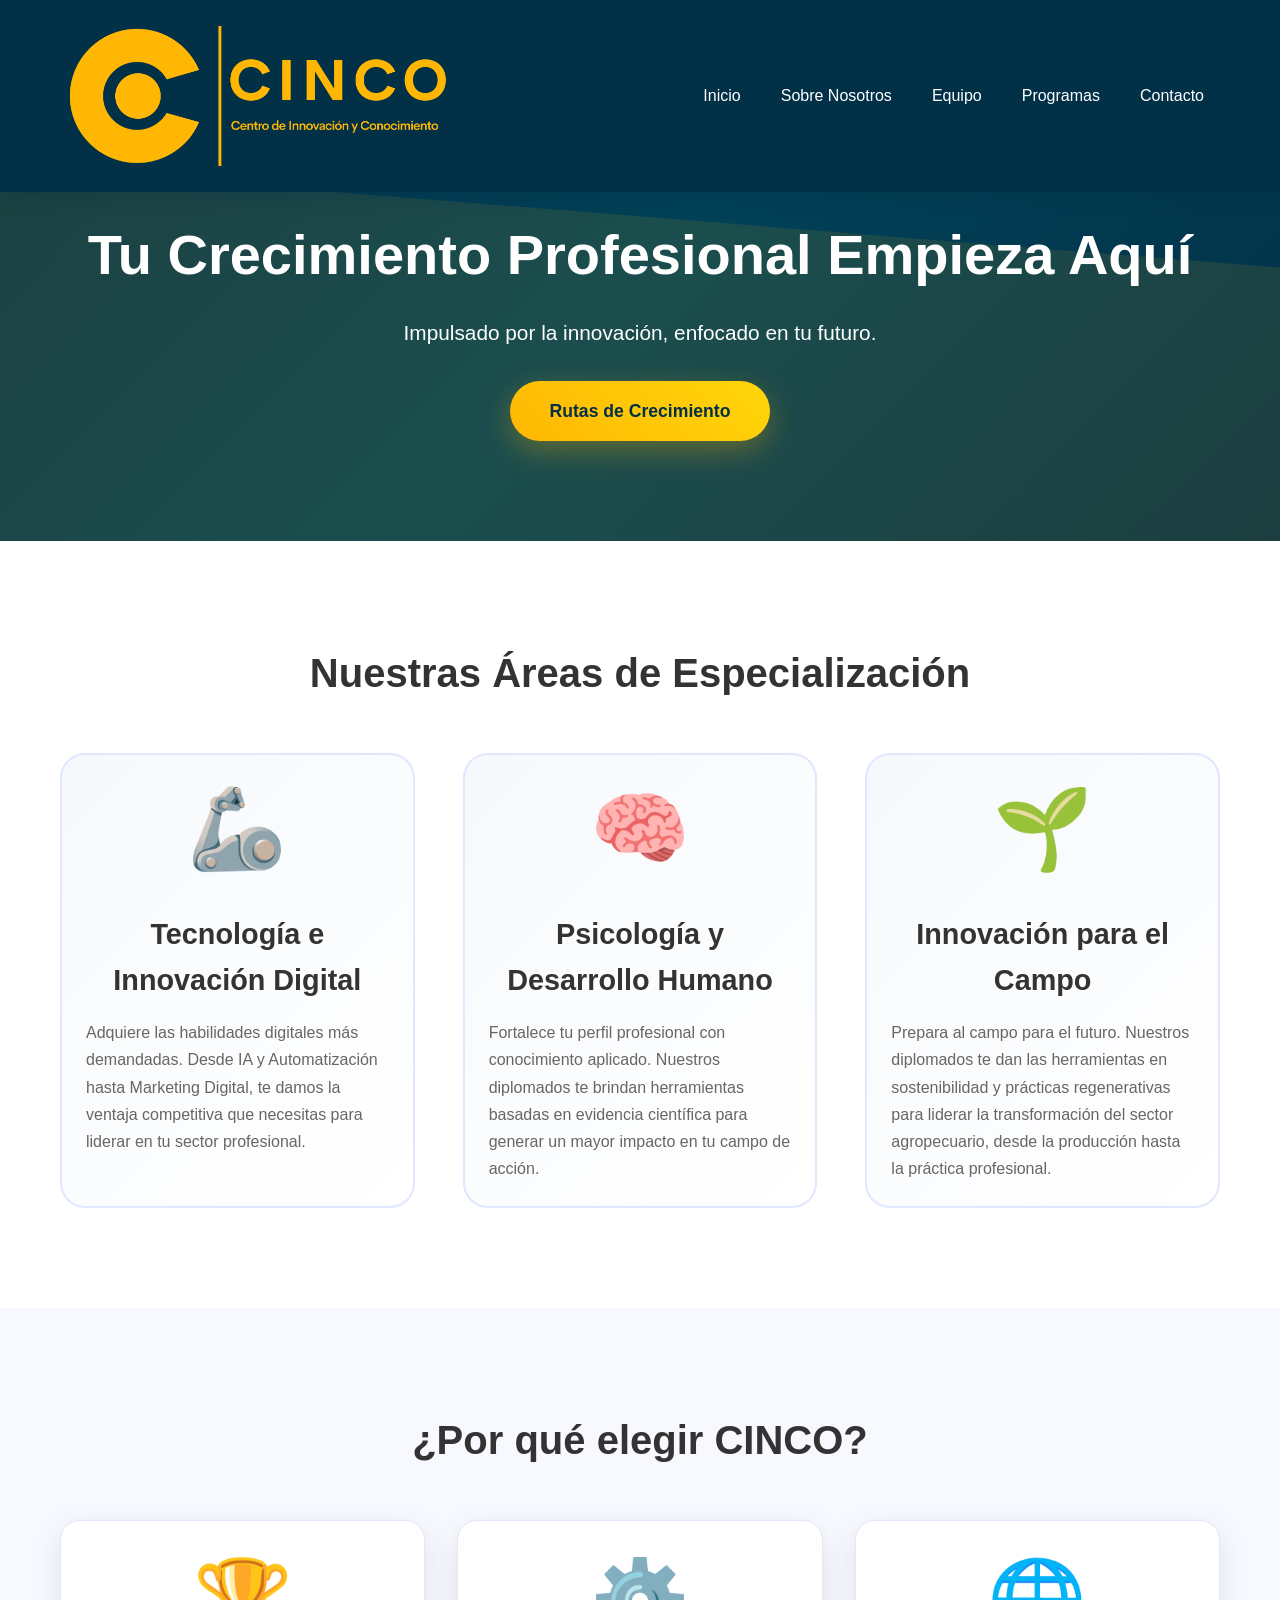
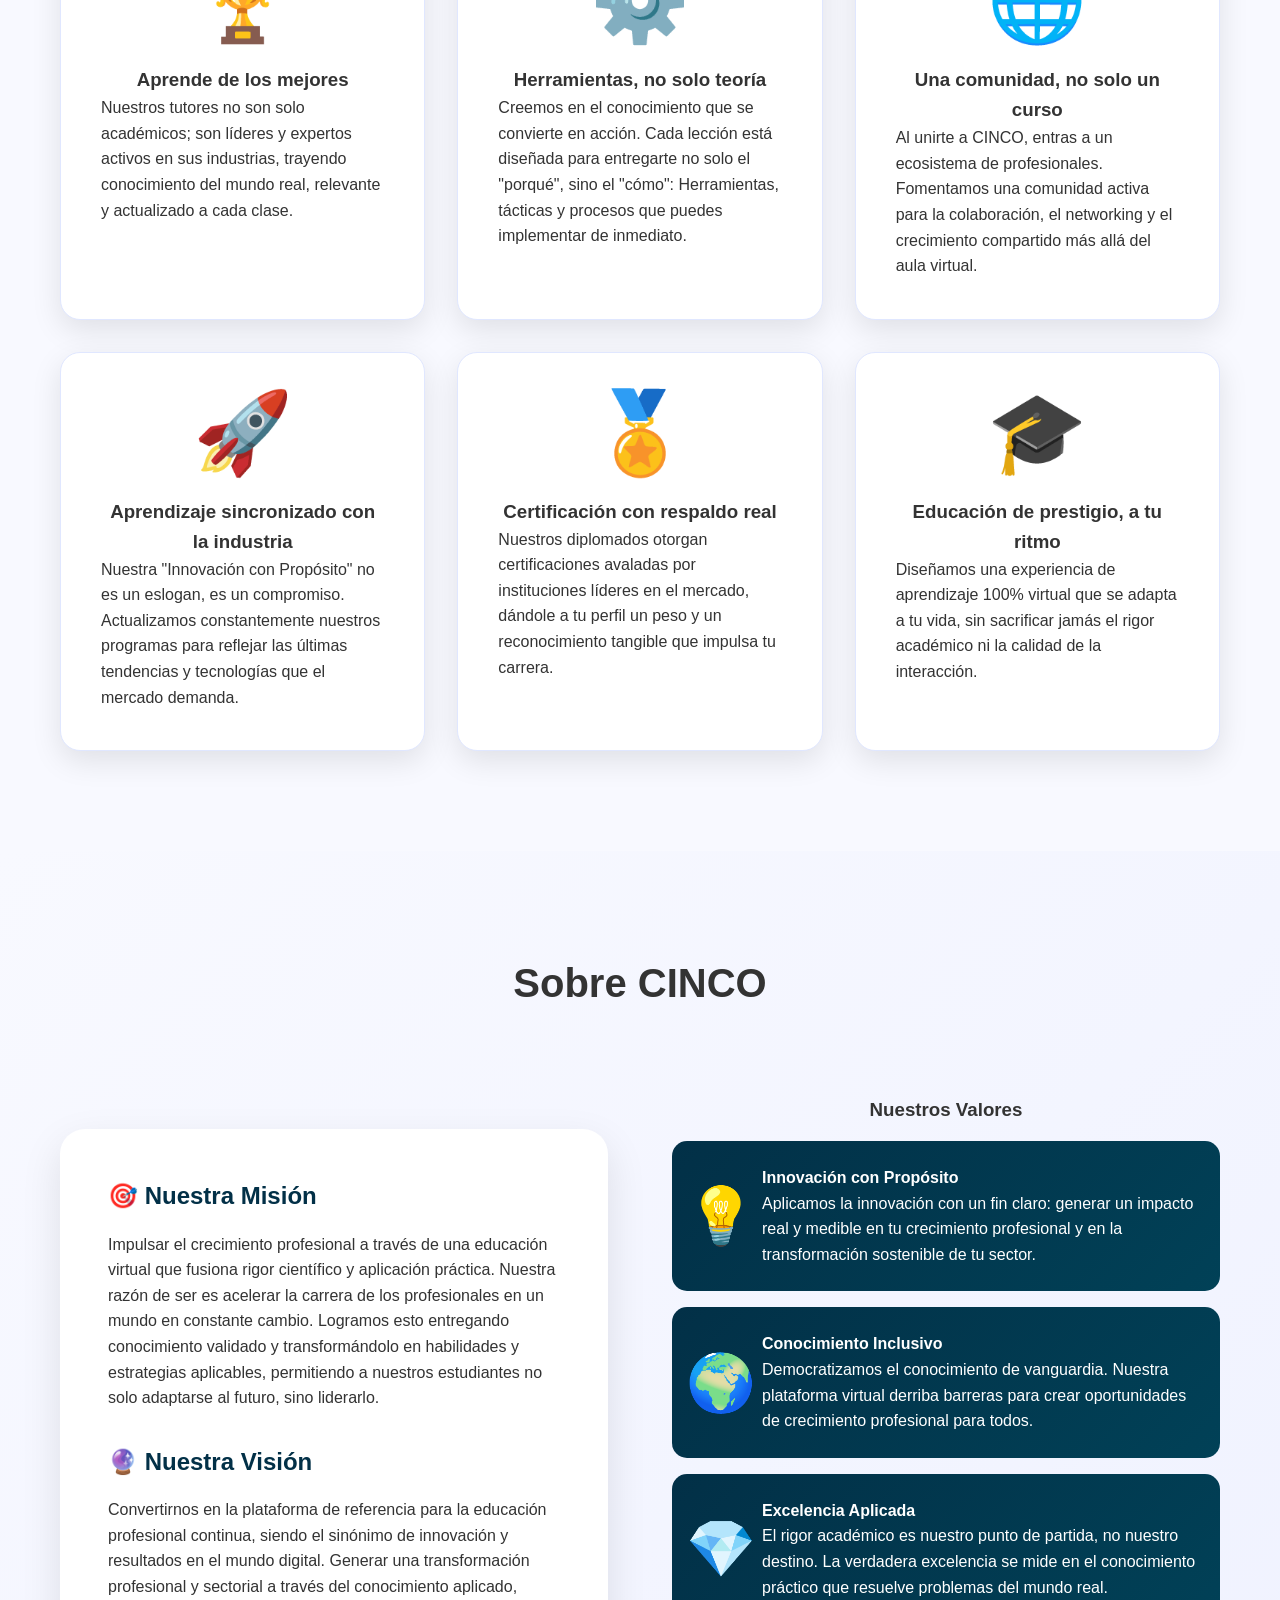
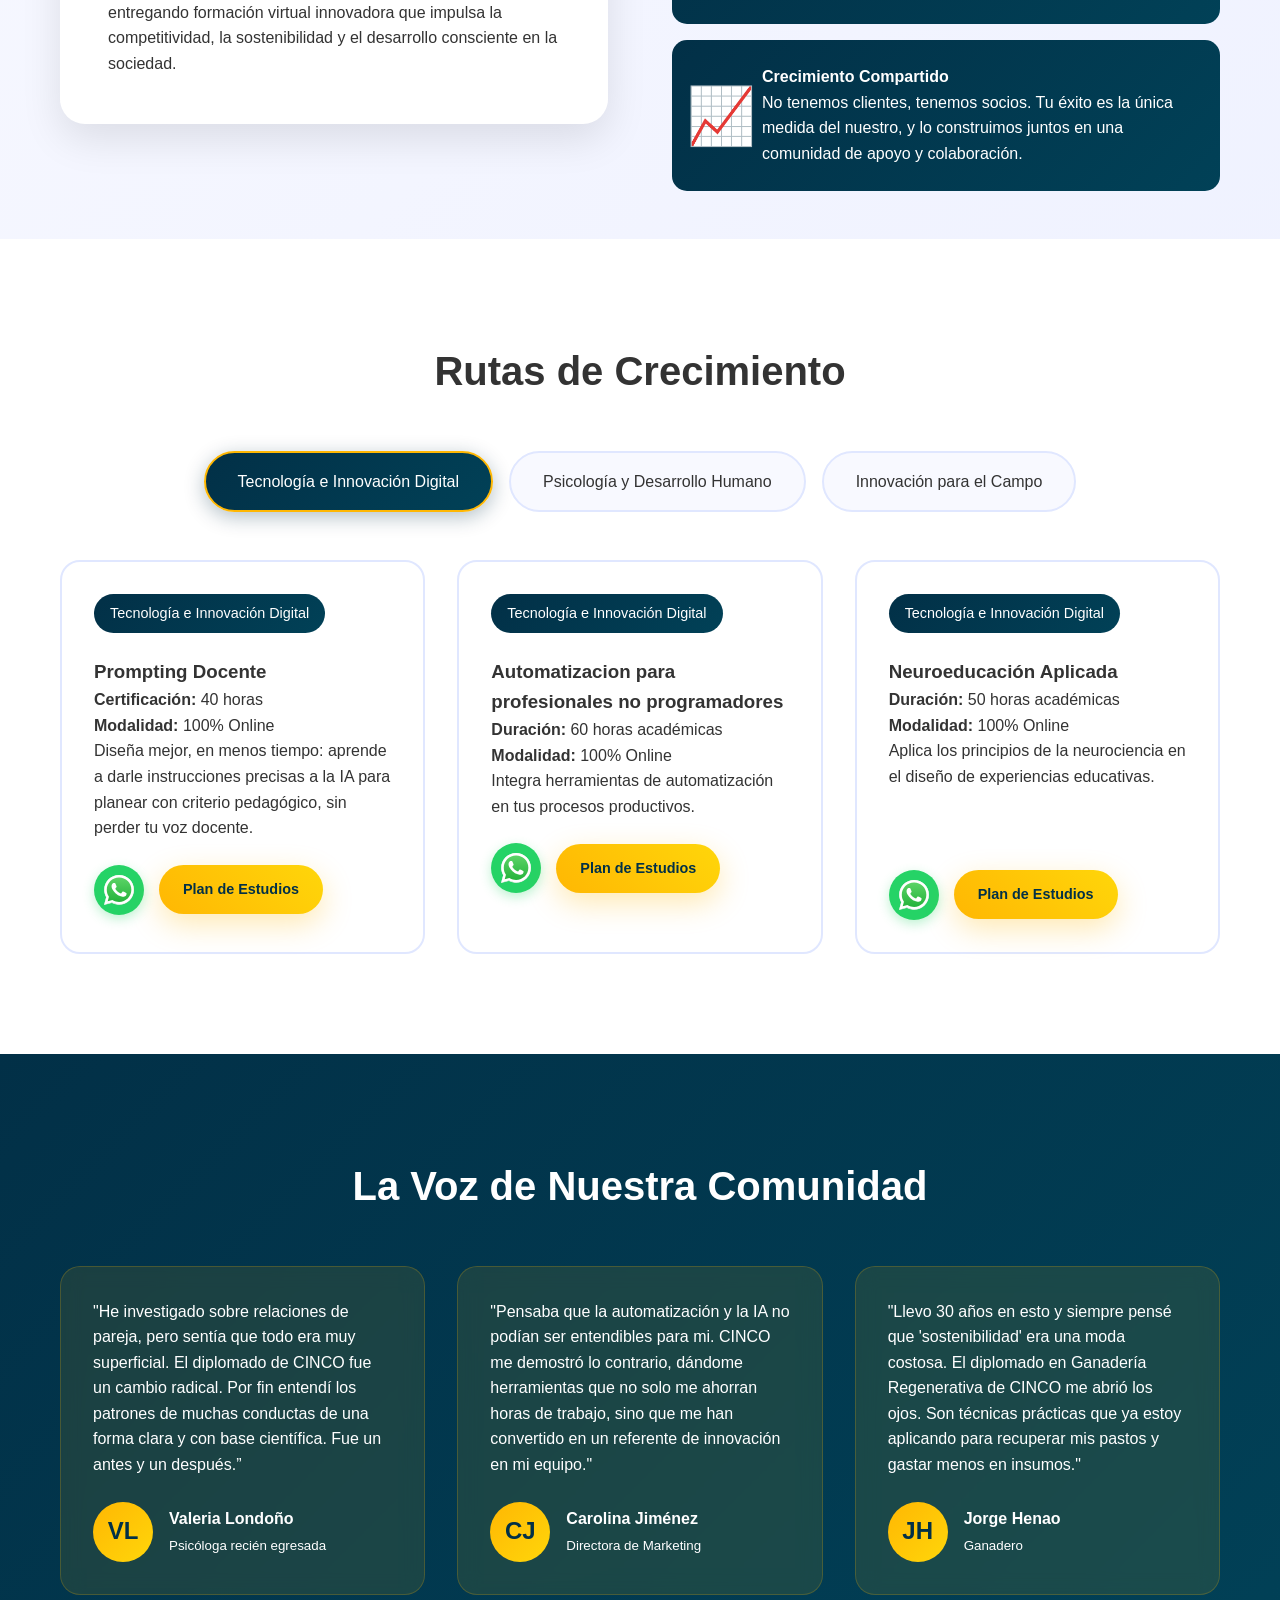
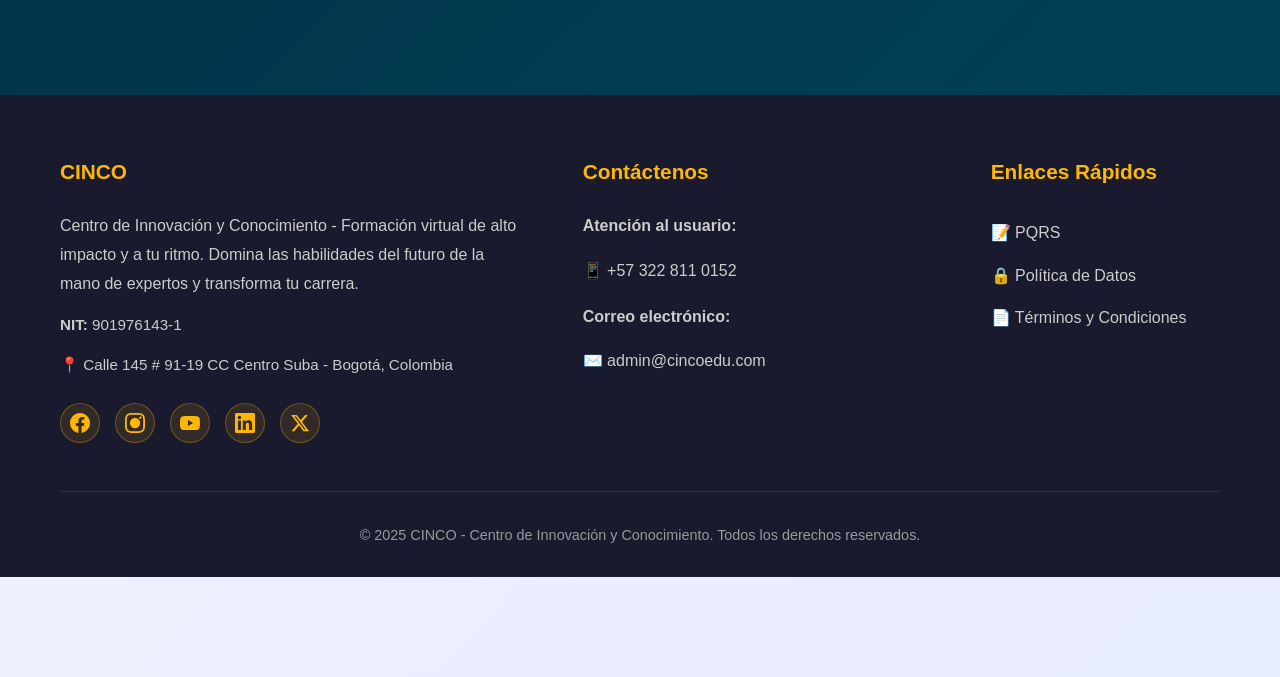
<file: index.html>
<!DOCTYPE html>
<html lang="es">
<head>
    <meta charset="UTF-8">
    <meta name="viewport" content="width=device-width, initial-scale=1.0">
    <meta
        name="description"
        content="CINCO - Centro de Innovación y Conocimiento">
    <title>CINCO - Centro de Innovación y Conocimiento</title>
    <link rel="icon" type="image/png" href="recursos/symbol.png">
    <link rel="stylesheet" href="css/style.css">
</head>
<body>
    <!-- Google Tag Manager (noscript) -->
    <noscript><iframe src="https://www.googletagmanager.com/ns.html?id=GTM-T7WJ6Z7D"
    height="0" width="0" style="display:none;visibility:hidden"></iframe></noscript>
    <!-- End Google Tag Manager (noscript) -->
    <!-- Header -->
    <header>
        <nav class="container">
            <div class="logo">
                <img src="recursos/colorLogo-noBackground.png" alt="Logo Cinco - Centro de Innovación y Conocimiento" class="logo-image">
             </div>
            <ul class="nav-links">
                <li><a href="#inicio">Inicio</a></li>
                <li><a href="#sobre">Sobre Nosotros</a></li>
                <li><a href="equipo.html">Equipo</a></li>
                <li><a href="programas.html">Programas</a></li>
                <li><a href="#contacto">Contacto</a></li>
            </ul>
        </nav>
    </header>

    <!-- Hero Section -->
    <section id="inicio" class="hero">
        <div class="container hero-content">
            <h1>Tu Crecimiento Profesional Empieza Aquí</h1>
            <p>Impulsado por la innovación, enfocado en tu futuro.</p>
            <a href="#programas" class="cta-button">Rutas de Crecimiento</a>
          <!--  <div class="stats">
                <div class="stat-item">
                    <div class="stat-number">500+</div>
                    <div>Profesionales Formados</div>
                </div>
                <div class="stat-item">
                    <div class="stat-number">95%</div>
                    <div>Satisfacción</div>
                </div>
                <div class="stat-item">
                    <div class="stat-number">3</div>
                    <div>Áreas de Especialización</div>
                </div>
                <div class="stat-item">
                    <div class="stat-number">100%</div>
                    <div>Online</div>
                </div>
            </div>
        </div> -->
    </section>

     <!-- Services Preview -->
     <section class="services-preview">
        <div class="container">
            <h2 class="section-title">Nuestras Áreas de Especialización</h2>
            <div class="service-areas">
                <div class="service-card animate-on-scroll" href="#programas">
                    <div class="service-icon">🦾</div>
                    <h3>Tecnología e Innovación Digital</h3>
                    <p class="parrafoInt">Adquiere las habilidades digitales más demandadas. Desde IA y Automatización hasta Marketing Digital, te damos la ventaja competitiva que necesitas para liderar en tu sector profesional.</p>
                </div>
                <div class="service-card animate-on-scroll"  href="#programas">
                    <div class="service-icon">🧠</div>
                    <h3>Psicología y Desarrollo Humano</h3>
                    <p class="parrafoInt">Fortalece tu perfil profesional con conocimiento aplicado. Nuestros diplomados te brindan herramientas basadas en evidencia científica para generar un mayor impacto en tu campo de acción.</p>
                </div>
                <div class="service-card animate-on-scroll" href="#programas" >
                    <div class="service-icon">🌱</div>
                    <h3>Innovación para el Campo</h3>
                    <p class="parrafoInt">Prepara al campo para el futuro. Nuestros diplomados te dan las herramientas en sostenibilidad y prácticas regenerativas para liderar la transformación del sector agropecuario, desde la producción hasta la práctica profesional.</p>
                </div>
            </div>
        </div>
    </section>

    <!-- Value Proposition -->
    <section class="value-prop">
        <div class="container">
            <h2 class="section-title">¿Por qué elegir CINCO?</h2>
            <div class="benefits">
                <div class="benefit-card animate-on-scroll">
                    <div class="benefit-icon">🏆</div>
                    <h3>Aprende de los mejores</h3>
                    <p class="parrafoInt">Nuestros tutores no son solo académicos; son líderes y expertos activos en sus industrias, trayendo conocimiento del mundo real, relevante y actualizado a cada clase.</p>
                </div>
                <div class="benefit-card animate-on-scroll">
                    <div class="benefit-icon">⚙️</div>
                    <h3>Herramientas, no solo teoría</h3>
                    <p class="parrafoInt">Creemos en el conocimiento que se convierte en acción. Cada lección está diseñada para entregarte no solo el "porqué", sino el "cómo": Herramientas, tácticas y procesos que puedes implementar de inmediato.</p>
                </div>
                <div class="benefit-card animate-on-scroll">
                    <div class="benefit-icon">🌐</div>
                    <h3>Una comunidad, no solo un curso</h3>
                    <p class="parrafoInt">Al unirte a CINCO, entras a un ecosistema de profesionales. Fomentamos una comunidad activa para la colaboración, el networking y el crecimiento compartido más allá del aula virtual.</p>
                </div>
                <div class="benefit-card animate-on-scroll">
                    <div class="benefit-icon">🚀</div>
                    <h3>Aprendizaje sincronizado con la industria</h3>
                    <p class="parrafoInt">Nuestra "Innovación con Propósito" no es un eslogan, es un compromiso. Actualizamos constantemente nuestros programas para reflejar las últimas tendencias y tecnologías que el mercado demanda.</p>
                </div>
                <div class="benefit-card animate-on-scroll">
                    <div class="benefit-icon">🏅</div>
                    <h3>Certificación con respaldo real</h3>
                    <p class="parrafoInt">Nuestros diplomados otorgan certificaciones avaladas por instituciones líderes en el mercado, dándole a tu perfil un peso y un reconocimiento tangible que impulsa tu carrera.</p>
                </div>
                <div class="benefit-card animate-on-scroll">
                    <div class="benefit-icon">🎓</div>
                    <h3>Educación de prestigio, a tu ritmo</h3>
                    <p class="parrafoInt">Diseñamos una experiencia de aprendizaje 100% virtual que se adapta a tu vida, sin sacrificar jamás el rigor académico ni la calidad de la interacción.</p>
                </div>
            </div>
        </div>
    </section>

    <!-- About Section -->
    <section id="sobre" class="about">
        <div class="container">
            <h2 class="section-title">Sobre CINCO</h2>
            <div class="about-content">
                <div class="mission-vision animate-on-scroll">
                    <h3>🎯 Nuestra Misión</h3>
                    <p>Impulsar el crecimiento profesional a través de una educación virtual que fusiona rigor científico y aplicación práctica. Nuestra razón de ser es acelerar la carrera de los profesionales en un mundo en constante cambio. Logramos esto entregando conocimiento validado y transformándolo en habilidades y estrategias aplicables, permitiendo a nuestros estudiantes no solo adaptarse al futuro, sino liderarlo.</p>
                    
                    <h3 style="margin-top: 2rem;">🔮 Nuestra Visión</h3>
                    <p>Convertirnos en la plataforma de referencia para la educación profesional continua, siendo el sinónimo de innovación y resultados en el mundo digital. Generar una transformación profesional y sectorial a través del conocimiento aplicado, entregando formación virtual innovadora que impulsa la competitividad, la sostenibilidad y el desarrollo consciente en la sociedad.
                    </p>
                </div>
                <div class="values animate-on-scroll">
                    <h3 style="text-align: center; color: #333;">Nuestros Valores</h3>
                    <div class="value-item">
                        <div class="value-icon">💡</div>
                        <div>
                            <strong>Innovación con Propósito</strong><br>
                            Aplicamos la innovación con un fin claro: generar un impacto real y medible en tu crecimiento profesional y en la transformación sostenible de tu sector.
                        </div>
                    </div>
                    <div class="value-item">
                        <div class="value-icon">🌍</div>
                        <div>
                            <strong>Conocimiento Inclusivo</strong><br>
                            Democratizamos el conocimiento de vanguardia. Nuestra plataforma virtual derriba barreras para crear oportunidades de crecimiento profesional para todos.
                        </div>
                    </div>
                    <div class="value-item">
                        <div class="value-icon">💎</div>
                        <div>
                            <strong>Excelencia Aplicada</strong><br>
                            El rigor académico es nuestro punto de partida, no nuestro destino. La verdadera excelencia se mide en el conocimiento práctico que resuelve problemas del mundo real.
                        </div>
                    </div>
                    <div class="value-item">
                        <div class="value-icon">📈</div>
                        <div>
                            <strong>Crecimiento Compartido</strong><br>
                            No tenemos clientes, tenemos socios. Tu éxito es la única medida del nuestro, y lo construimos juntos en una comunidad de apoyo y colaboración.
                        </div>
                    </div>
                </div>
            </div>
        </div>

<!-- Programs Section -->

<section id="programas" class="programs">
    <div class="container">
        <h2 class="section-title">Rutas de Crecimiento</h2>
        
        <div class="program-tabs">
            <div class="tab-button active" data-tab="educacion">Tecnología e Innovación Digital</div>
            <div class="tab-button" data-tab="psicologia">Psicología y Desarrollo Humano</div>
            <div class="tab-button" data-tab="agropecuaria">Innovación para el Campo</div>
        </div>

        <div class="programs-container">
            <div class="program-grid educacion active">
                <div class="program-card animate-on-scroll">
                    <div class="program-header">
                        <div class="program-badge">Tecnología e Innovación Digital</div>
                    </div>
                    <h3>Prompting Docente</h3>
                    <p><strong>Certificación:</strong> 40 horas</p>
                    <p><strong>Modalidad:</strong> 100% Online</p>
                    <p>Diseña mejor, en menos tiempo: aprende a darle instrucciones precisas a la IA para planear con criterio pedagógico, sin perder tu voz docente.</p>
                    <div style="margin-top: 1.5rem; display: flex; align-items: center; gap: 15px;">
                        <a href="https://wa.me/573228110152?text=Hola!%20Me%20interesa%20el%20programa%20de%20Metodolog%C3%ADas%20Activas%20de%20Aprendizaje." 
                           class="wa-icon-button" 
                           target="_blank"
                           aria-label="Contactar por WhatsApp">
                            <img src="recursos/whatsapp.svg" alt="WhatsApp">
                        </a>
                        <a href="programas.html" class="cta-button" style="font-size: 0.9rem; padding: 0.8rem 1.5rem;">Plan de  Estudios</a>
                    </div>
            </div>
            <div class="program-card animate-on-scroll">
                    <div class="program-header">
                        <div class="program-badge">Tecnología e Innovación Digital</div>
                    </div>
                    <h3>Automatizacion para profesionales no programadores</h3>
                    <p><strong>Duración:</strong> 60 horas académicas</p>
                    <p><strong>Modalidad:</strong> 100% Online</p>
                    <p>Integra herramientas de automatización en tus procesos productivos.</p>
                    <div style="margin-top: 1.5rem; display: flex; align-items: center; gap: 15px;">
                        <a href="https://wa.me/573228110152?text=Hola!%20Me%20interesa%20el%20programa%20de%20Automatizaci%C3%B3n%20para%20profesionales%20no%20programadores."  
                           class="wa-icon-button" 
                           target="_blank"
                           aria-label="Contactar por WhatsApp">
                            <img src="recursos/whatsapp.svg" alt="WhatsApp">
                        </a>
                        <a href="programas.html" class="cta-button" style="font-size: 0.9rem; padding: 0.8rem 1.5rem;">Plan de  Estudios</a>
                    </div>
                </div>
    
                <div class="program-card animate-on-scroll">
                    <div class="program-header">
                        <div class="program-badge">Tecnología e Innovación Digital</div>
                    </div>
                    <h3>Neuroeducación Aplicada</h3>
                    <p><strong>Duración:</strong> 50 horas académicas</p>
                    <p><strong>Modalidad:</strong> 100% Online</p>
                    <p>Aplica los principios de la neurociencia en el diseño de experiencias educativas.</p>
                    <div style="margin-top: 80px; display: flex; align-items: center; gap: 15px;">
                        <a href="https://wa.me/573228110152?text=Hola!%20Me%20interesa%20el%20programa%20de%20Neuroeducaci%C3%B3n%20Aplicada." 
                           class="wa-icon-button" 
                           target="_blank"
                           aria-label="Contactar por WhatsApp">
                            <img src="recursos/whatsapp.svg" alt="WhatsApp">
                        </a>
                        <a href="programas.html" class="cta-button" style="font-size: 0.9rem; padding: 0.8rem 1.5rem;">Plan de  Estudios</a>
                    </div>
                </div>
            </div>

            <!-- Psicología (oculto inicialmente) -->
            <div class="program-grid psicologia" style="display: none;">
                <div class="program-card animate-on-scroll">
                    <div class="program-header">
                        <div class="program-badge">Psicología y Desarrollo Humano</div>
                        </div>
                        <h3>Psicología Positiva</h3>
                        <p><strong>Duración:</strong> 50 horas académicas</p>
                        <p><strong>Modalidad:</strong> 100% Online</p>
                        <p>Aprende a aplicar técnicas de psicología positiva en tu práctica profesional.</p>
                        <div style="margin-top: 50px; display: flex; align-items: center; gap: 15px;">
                            <a href="https://wa.me/573228110152?text=Hola!%20Me%20interesa%20el%20programa%20de%20Psicolog%C3%ADa%20Positiva." 
                           class="wa-icon-button" 
                           target="_blank"
                           aria-label="Contactar por WhatsApp">
                            <img src="recursos/whatsapp.svg" alt="WhatsApp">
                            </a>
                            <a href="programas.html" class="cta-button" style="font-size: 0.9rem; padding: 0.8rem 1.5rem;">Plan de  Estudios</a>
                    </div>
                </div>
                <div class="program-card animate-on-scroll">
                    <div class="program-header">
                        <div class="program-badge">Psicología y Desarrollo Humano</div>
                    </div>
                    <h3>Terapias Cognitivo-Conductuales</h3>
                    <p><strong>Duración:</strong> 45 horas académicas</p>
                    <p><strong>Modalidad:</strong> 100% Online</p>
                    <p>Domina las técnicas de terapia cognitivo-conductual para mejorar la salud mental.</p>
                    <div style="margin-top: 1.5rem; display: flex; align-items: center; gap: 15px;">
                        <a href= "https://wa.me/573228110152?text=Hola!%20Me%20interesa%20el%20programa%20de%20Terapias%20Cognitivo-Conductuales."
                       class="wa-icon-button" 
                       target="_blank"
                       aria-label="Contactar por WhatsApp">
                        <img src="recursos/whatsapp.svg" alt="WhatsApp">
                        </a>
                        <a href="programas.html" class="cta-button" style="font-size: 0.9rem; padding: 0.8rem 1.5rem;">Plan de  Estudios</a>
                </div>
                </div>
                <div class="program-card animate-on-scroll">
                    <div class="program-header">
                        <div class="program-badge">Psicología y Desarrollo Humano</div>
                    </div>
                    <h3>Neuropsicología Aplicada</h3>
                    <p><strong>Duración:</strong> 55 horas académicas</p>
                    <p><strong>Modalidad:</strong> 100% Online</p>
                    <p>Explora la relación entre el cerebro y el comportamiento humano.</p>
                    <div style="margin-top: 50px; display: flex; align-items: center; gap: 15px;">
                        <a href= "https://wa.me/573228110152?text=Hola!%20Me%20interesa%20el%20programa%20de%20Neuropsicolog%C3%ADa%20Aplicada."
                       class="wa-icon-button" 
                       target="_blank"
                       aria-label="Contactar por WhatsApp">
                        <img src="recursos/whatsapp.svg" alt="WhatsApp">
                        </a>
                        <a href="programas.html" class="cta-button" style="font-size: 0.9rem; padding: 0.8rem 1.5rem;">Plan de  Estudios</a>
                </div>
                </div>
            </div>
            
            <!-- Agropecuaria (oculto inicialmente) -->

            <div class="program-grid agropecuaria" style="display: none;">
                    <div class="program-card animate-on-scroll">
                        <div class="program-header">
                            <div class="program-badge">Innovación para el Campo</div>
                        </div>
                        <h3>Gestión Sostenible de Recursos</h3>
                        <p><strong>Duración:</strong> 60 horas académicas</p>
                        <p><strong>Modalidad:</strong> 100% Online</p>
                        <p>Conoce las mejores prácticas para la gestión sostenible en el sector agropecuario.</p>
                        <div style="margin-top: 1.5rem; display: flex; align-items: center; gap: 15px;">
                            <a href= "https://wa.me/573228110152?text=Hola!%20Me%20interesa%20el%20programa%20de%20Gesti%C3%B3n%20Sostenible%20de%20Recursos." 
                           class="wa-icon-button" 
                           target="_blank"
                           aria-label="Contactar por WhatsApp">
                            <img src="recursos/whatsapp.svg" alt="WhatsApp">
                            </a>
                            <a href="programas.html" class="cta-button" style="font-size: 0.9rem; padding: 0.8rem 1.5rem;">Plan de  Estudios</a>
                    </div>
                    </div>
                    <div class="program-card animate-on-scroll">
                        <div class="program-header">
                            <div class="program-badge">Innovación para el Campo</div>
                        </div>
                        <h3>Agricultura de Precisión</h3>
                        <p><strong>Duración:</strong> 70 horas académicas</p>
                        <p><strong>Modalidad:</strong> 100% Online</p>
                        <p>Aprende a utilizar tecnología avanzada para optimizar la producción agrícola.</p>
                        <div style="margin-top: 50px; display: flex; align-items: center; gap: 15px;">
                            <a href= "https://wa.me/573228110152?text=Hola!%20Me%20interesa%20el%20programa%20de%20Agricultura%20de%20Precisi%C3%B3n."
                           class="wa-icon-button" 
                           target="_blank"
                           aria-label="Contactar por WhatsApp">
                            <img src="recursos/whatsapp.svg" alt="WhatsApp">
                            </a>
                            <a href="programas.html" class="cta-button" style="font-size: 0.9rem; padding: 0.8rem 1.5rem;">Plan de  Estudios</a>
                        </div>
                    </div>
                    <div class="program-card animate-on-scroll">
                        <div class="program-header">
                            <div class="program-badge">Innovación para el Campo</div>
                        </div>
                        <h3>Biotecnología Agrícola</h3>
                        <p><strong>Duración:</strong> 65 horas académicas</p>
                        <p><strong>Modalidad:</strong> 100% Online</p>
                        <p>Descubre cómo la biotecnología puede revolucionar la producción agrícola.</p>
                        <div style="margin-top: 50px; display: flex; align-items: center; gap: 15px;">
                            <a href= "https://wa.me/573228110152?text=Hola!%20Me%20interesa%20el%20programa%20de%20Biotecnolog%C3%ADa%20Agr%C3%ADcola."
                           class="wa-icon-button" 
                           target="_blank"
                           aria-label="Contactar por WhatsApp">
                            <img src="recursos/whatsapp.svg" alt="WhatsApp">
                            </a>
                            <a href="programas.html" class="cta-button" style="font-size: 0.9rem; padding: 0.8rem 1.5rem;">Plan de  Estudios</a>
                        </div>
                    </div>
                </div>        
            </div>
        </div>
    </div>
</section>
    <!-- Testimonials -->
    <section id="testimonios" class="testimonials">
        <div class="container">
            <h2 class="section-title" style="color: white;">La Voz de Nuestra Comunidad</h2>
            <div class="testimonial-grid">
                <div class="testimonial-card animate-on-scroll">
                    <p>"He investigado sobre relaciones de pareja, pero sentía que todo era muy superficial. El diplomado de CINCO fue un cambio radical. Por fin entendí los patrones de muchas conductas de una forma clara y con base científica. Fue un antes y un después.”</p>
                    <div class="testimonial-author">
                        <div class="author-avatar">VL</div>
                        <div>
                            <strong>Valeria Londoño</strong><br>
                            <small>Psicóloga recién egresada</small>
                        </div>
                    </div>
                </div>
                <div class="testimonial-card animate-on-scroll">
                    <p>"Pensaba que la automatización y la IA no podían ser entendibles para mi. CINCO me demostró lo contrario, dándome herramientas que no solo me ahorran horas de trabajo, sino que me han convertido en un referente de innovación en mi equipo."</p>
                    <div class="testimonial-author">
                        <div class="author-avatar">CJ</div>
                        <div>
                            <strong>Carolina Jiménez</strong><br>
                            <small>Directora de Marketing</small>
                        </div>
                    </div>
                </div>
                <div class="testimonial-card animate-on-scroll">
                    <p>"Llevo 30 años en esto y siempre pensé que 'sostenibilidad' era una moda costosa. El diplomado en Ganadería Regenerativa de CINCO me abrió los ojos. Son técnicas prácticas que ya estoy aplicando para recuperar mis pastos y gastar menos en insumos."</p>
                    <div class="testimonial-author">
                        <div class="author-avatar">JH</div>
                        <div>
                            <strong>Jorge Henao</strong><br>
                            <small>Ganadero</small>
                        </div>
                    </div>
                </div>
            </div>
        </div>
    </section>
<!-- Footer -->
<footer id="contacto">
    <div class="container">
        <div class="footer-content">
            <!-- Información General -->
            <div class="footer-section">
                <h3>CINCO</h3>
                <p>Centro de Innovación y Conocimiento - Formación virtual de alto impacto y a tu ritmo. Domina las habilidades del futuro de la mano de expertos y transforma tu carrera.</p>
                <p class="footer-nit"><strong>NIT:</strong> 901976143-1</p>
                <p class="footer-address">📍 Calle 145 # 91-19 CC Centro Suba - Bogotá, Colombia </p>   
                <div class="social-links">
                    <a href="https://www.facebook.com/profile.php?id=61578127947135" target="_blank" aria-label="Facebook">
                        <svg width="24" height="24" viewBox="0 0 24 24" fill="currentColor">
                            <path d="M24 12.073c0-6.627-5.373-12-12-12s-12 5.373-12 12c0 5.99 4.388 10.954 10.125 11.854v-8.385H7.078v-3.47h3.047V9.43c0-3.007 1.792-4.669 4.533-4.669 1.312 0 2.686.235 2.686.235v2.953H15.83c-1.491 0-1.956.925-1.956 1.874v2.25h3.328l-.532 3.47h-2.796v8.385C19.612 23.027 24 18.062 24 12.073z"/>
                        </svg>
                    </a>
                    <a href="https://www.instagram.com/cinco_edu/" target="_blank" aria-label="Instagram">
                        <svg width="24" height="24" viewBox="0 0 24 24" fill="currentColor">
                            <path d="M12 2.163c3.204 0 3.584.012 4.85.07 3.252.148 4.771 1.691 4.919 4.919.058 1.265.069 1.645.069 4.849 0 3.205-.012 3.584-.069 4.849-.149 3.225-1.664 4.771-4.919 4.919-1.266.058-1.644.07-4.85.07-3.204 0-3.584-.012-4.849-.07-3.26-.149-4.771-1.699-4.919-4.92-.058-1.265-.07-1.644-.07-4.849 0-3.204.013-3.583.07-4.849.149-3.227 1.664-4.771 4.919-4.919 1.266-.057 1.645-.069 4.849-.069zm0-2.163c-3.259 0-3.667.014-4.947.072-4.358.2-6.78 2.618-6.98 6.98-.059 1.281-.073 1.689-.073 4.948 0 3.259.014 3.668.072 4.948.2 4.358 2.618 6.78 6.98 6.98 1.281.058 1.689.072 4.948.072 3.259 0 3.668-.014 4.948-.072 4.354-.2 6.782-2.618 6.979-6.98.059-1.28.073-1.689.073-4.948 0-3.259-.014-3.667-.072-4.947-.196-4.354-2.617-6.78-6.979-6.98-1.281-.059-1.69-.073-4.949-.073zM5.838 12a6.162 6.162 0 1112.324 0 6.162 6.162 0 01-12.324 0zM12 16a4 4 0 110-8 4 4 0 010 8zm4.965-10.405a1.44 1.44 0 112.881.001 1.44 1.44 0 01-2.881-.001z"/>
                        </svg>
                    </a>
                    <a href="https://youtube.com/@CINCO_EDU" target="_blank" aria-label="YouTube">
                        <svg width="24" height="24" viewBox="0 0 24 24" fill="currentColor">
                            <path d="M23.498 6.186a3.016 3.016 0 0 0-2.122-2.136C19.505 3.545 12 3.545 12 3.545s-7.505 0-9.377.505A3.017 3.017 0 0 0 .502 6.186C0 8.07 0 12 0 12s0 3.93.502 5.814a3.016 3.016 0 0 0 2.122 2.136c1.871.505 9.376.505 9.376.505s7.505 0 9.377-.505a3.015 3.015 0 0 0 2.122-2.136C24 15.93 24 12 24 12s0-3.93-.502-5.814zM9.545 15.568V8.432L15.818 12l-6.273 3.568z"/>
                        </svg>
                    </a>
                    <a href="https://www.linkedin.com/company/cincoedu/" target="_blank" aria-label="LinkedIn">
                        <svg width="24" height="24" viewBox="0 0 24 24" fill="currentColor">
                            <path d="M20.447 20.452h-3.554v-5.569c0-1.328-.027-3.037-1.852-3.037-1.853 0-2.136 1.445-2.136 2.939v5.667H9.351V9h3.414v1.561h.046c.477-.9 1.637-1.85 3.37-1.85 3.601 0 4.267 2.37 4.267 5.455v6.286zM5.337 7.433c-1.144 0-2.063-.926-2.063-2.065 0-1.138.92-2.063 2.063-2.063 1.14 0 2.064.925 2.064 2.063 0 1.139-.925 2.065-2.064 2.065zm1.782 13.019H3.555V9h3.564v11.452zM22.225 0H1.771C.792 0 0 .774 0 1.729v20.542C0 23.227.792 24 1.771 24h20.451C23.2 24 24 23.227 24 22.271V1.729C24 .774 23.2 0 22.222 0h.003z"/>
                        </svg>
                    </a>
                    <a href="https://x.com/cinco_edu" target="_blank" aria-label="X">
                        <svg width="24" height="24" viewBox="0 0 24 24" fill="currentColor">
                            <path d="M18.244 2.25h3.308l-7.227 8.26 8.502 11.24H16.17l-5.214-6.817L4.99 21.75H1.68l7.73-8.835L1.254 2.25H8.08l4.713 6.231zm-1.161 17.52h1.833L7.084 4.126H5.117z"/>
                        </svg>
                    </a>
                </div>
            </div>

            <!-- Contáctenos -->
            <div class="footer-section">
                <h3>Contáctenos</h3>
                <div class="contact-info">
                    <p><strong>Atención al usuario:</strong></p>
                    <p class="contact-number">
                        <a href="https://wa.me/573228110152?text=Hola!%20Me%20gustar%C3%ADa%20informaci%C3%B3n%20sobre" class="footer-link">
                        📱 +57 322 811 0152
                    </a>
                    </p>
                    <p><strong>Correo electrónico:</strong></p>
                    <p class="contact-email">
                        <a href="mailto:admin@cincoedu.com" class="footer-link">✉️ admin@cincoedu.com</a>
                    </p>
                </div>
            </div>

            <!-- Enlaces Rápidos -->
            <div class="footer-section">
                <h3>Enlaces Rápidos</h3>
                <a href="#" class="footer-link">📝 PQRS</a>
                <a href="recursos/politicaDatos.pdf" class="footer-link">🔒 Política de Datos</a>
                <a href="#" class="footer-link">📄 Términos y Condiciones</a>
            </div>
        </div>
        <div class="footer-bottom">
            <p>&copy; 2025 CINCO - Centro de Innovación y Conocimiento. Todos los derechos reservados.</p>
        </div>
    </div>
    <script src="js/codigo.js" defer></script>
</footer>
</body>
</html>
</file>
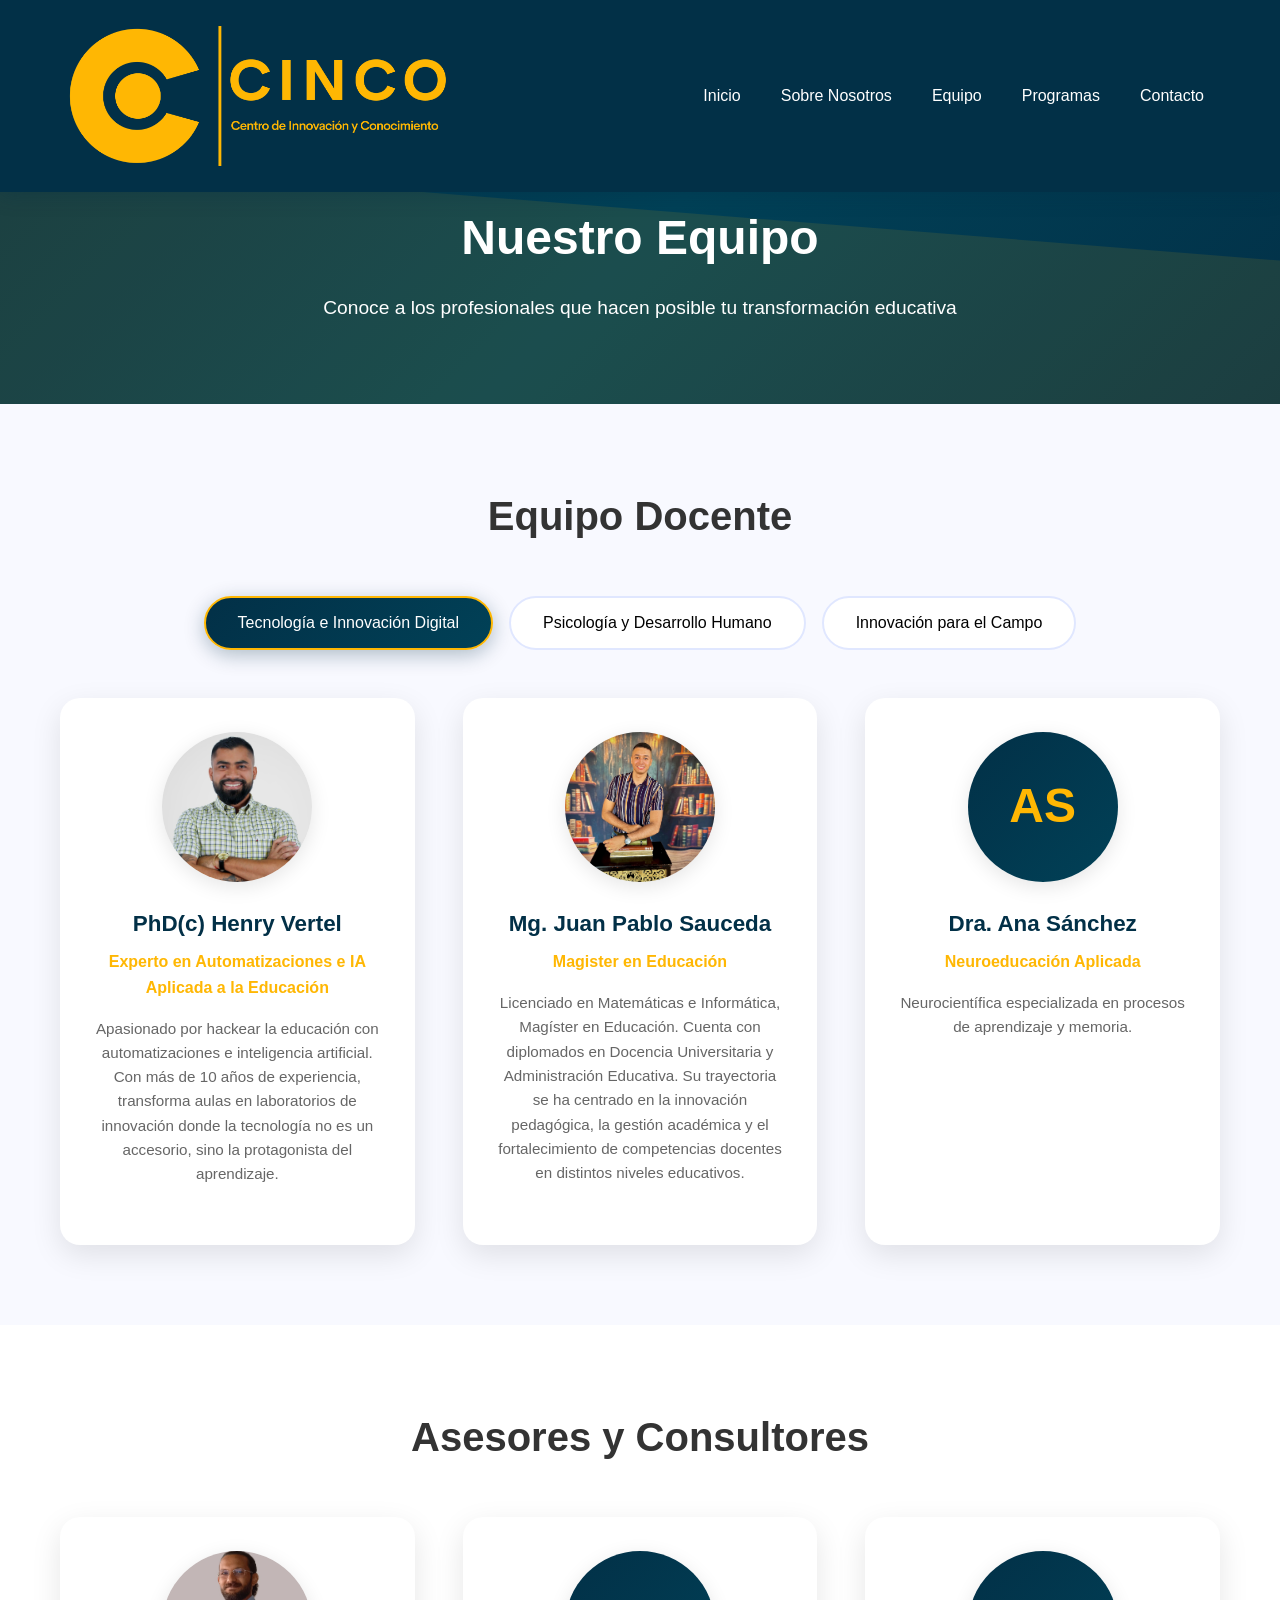
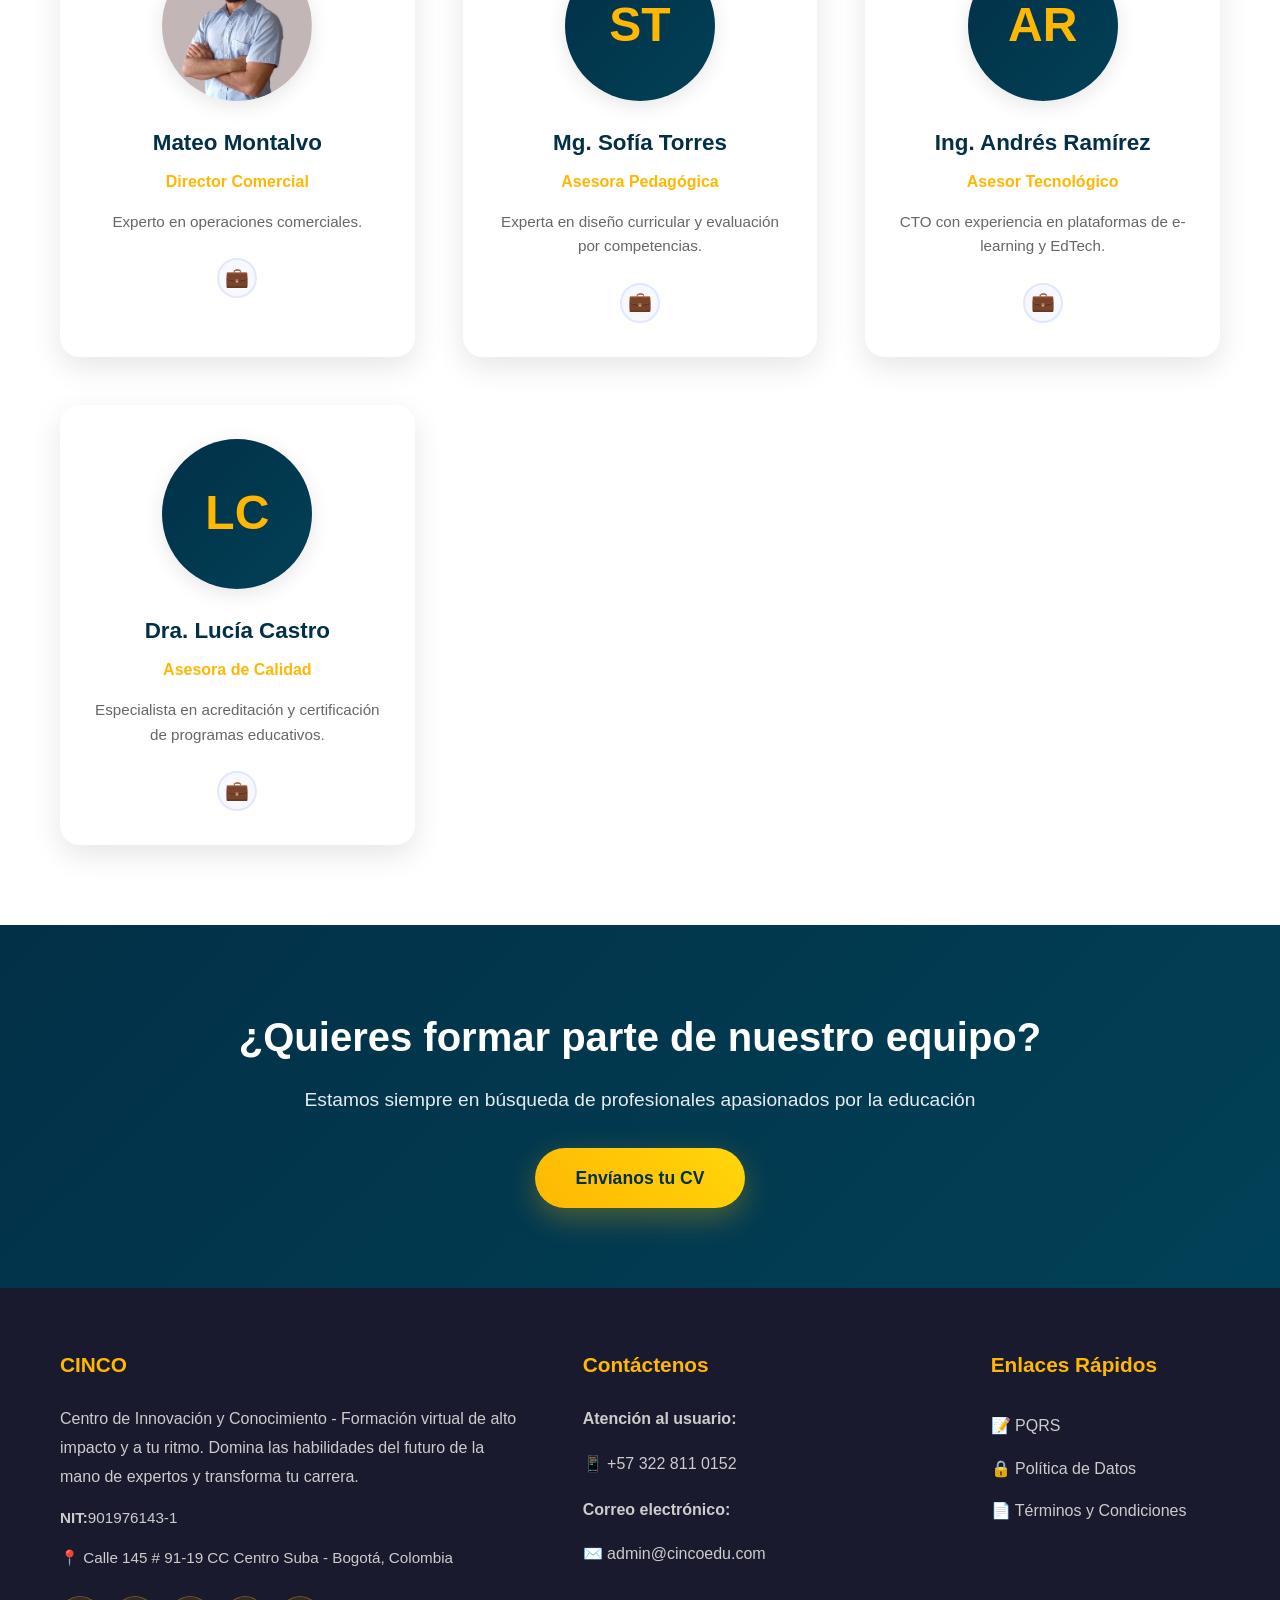
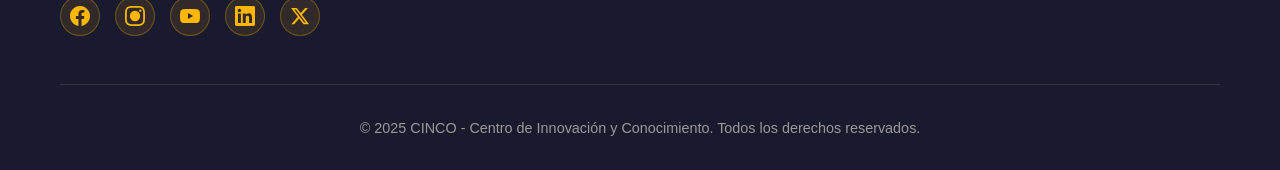
<file: equipo.html>
<!DOCTYPE html>
<html lang="es">
<head>
    <meta charset="UTF-8">
    <meta name="viewport" content="width=device-width, initial-scale=1.0">
    <meta name="description" content="Conoce al equipo de CINCO: profesionales altamente especializados en tecnología, neuroeducación, psicología clínica, biotecnología y métodos agroecológicos. Transformamos la educación virtual con experiencia, innovación y enfoque humano.">
     <!-- Google tag (gtag.js) -->
     <script async src="https://www.googletagmanager.com/gtag/js?id=G-P2XN3C1YPH"></script>
     <script>
         window.dataLayer = window.dataLayer || [];
         function gtag(){dataLayer.push(arguments);}
         gtag('js', new Date());

         gtag('config', 'G-P2XN3C1YPH');
     </script>
    <!-- End Google Tag Manager -->
    <title>Equipo - CINCO</title>
    <link rel="icon" type="image/png" href="recursos/symbol.png">
    <link rel="stylesheet" href="css/style.css">
    <link rel="stylesheet" href="css/equipo.css">
</head>
<body>
    <!-- Google Tag Manager (noscript) -->
    <noscript><iframe src="https://www.googletagmanager.com/ns.html?id=GTM-T7WJ6Z7D"
    height="0" width="0" style="display:none;visibility:hidden"></iframe></noscript>
    <!-- End Google Tag Manager (noscript) -->
    <!-- Header -->
    <header>
        <nav class="container">
            <div class="logo">
                <img src="recursos/colorLogo-noBackground.png" alt="CINCO - Centro de Innovación y Conocimiento" class="logo-image">
            </div>
            <ul class="nav-links">
                <li><a href="index.html">Inicio</a></li>
                <li><a href="index.html#sobre">Sobre Nosotros</a></li>
                <li><a href="equipo.html">Equipo</a></li>
                <li><a href="programas.html">Programas</a></li>
                <li><a href="#contacto">Contacto</a></li>
            </ul>
        </nav>
    </header>

    <!-- Hero Section -->
    <section class="team-hero">
        <div class="container">
            <h1>Nuestro Equipo</h1>
            <p>Conoce a los profesionales que hacen posible tu transformación educativa</p>
        </div>
    </section>

    <!-- Docentes Section -->
    <section class="team-section alt-bg">
        <div class="container">
            <h2 class="section-title">Equipo Docente</h2>
            <div class="team-tabs">
                <button class="team-tab active" data-area="educacion">Tecnología e Innovación Digital</button>
                <button class="team-tab" data-area="psicologia">Psicología y Desarrollo Humano</button>
                <button class="team-tab" data-area="agropecuaria">Innovación para el Campo</button>
            </div>
            
            <div class="team-grid" id="docentes-educacion">
                <div class="team-member animate-on-scroll">
                    <div class="member-image">
                        <div class="placeholder-avatar">
                                <img src="recursos/cofunder3.jpg" alt="Henry Vertel">
                        </div>
                    </div>
                    <h3>PhD(c) Henry Vertel</h3>
                    <p class="member-role">Experto en Automatizaciones e IA Aplicada a la Educación</p>
                    <p class="member-bio">Apasionado por hackear la educación con automatizaciones e inteligencia artificial. Con más de 10 años de experiencia, transforma aulas en laboratorios de innovación donde la tecnología no es un accesorio, sino la protagonista del aprendizaje.</p>
                </div>

                <div class="team-member animate-on-scroll">
                    <div class="member-image">
                        <div class="placeholder-avatar">
                            <img src="recursos/juanPablo2.jpeg" alt="Juan Pablo Sauceda">
                        </div>
                    </div>
                    <h3>Mg. Juan Pablo Sauceda</h3>
                    <p class="member-role">Magister en Educación</p>
                    <p class="member-bio">Licenciado en Matemáticas e Informática, Magíster en Educación. Cuenta con diplomados en Docencia Universitaria y Administración Educativa. Su trayectoria se ha centrado en la innovación pedagógica, la gestión académica y el fortalecimiento de competencias docentes en distintos niveles educativos.</p>
                </div>

                <div class="team-member animate-on-scroll">
                    <div class="member-image">
                        <div class="placeholder-avatar">AS</div>
                    </div>
                    <h3>Dra. Ana Sánchez</h3>
                    <p class="member-role">Neuroeducación Aplicada</p>
                    <p class="member-bio">Neurocientífica especializada en procesos de aprendizaje y memoria.</p>
                </div>
            </div>

            <div class="team-grid" id="docentes-psicologia" style="display: none;">
                <div class="team-member animate-on-scroll">
                    <div class="member-image">
                        <div class="placeholder-avatar">
                            <img src="recursos/mafeVergara.jpg" alt="Maria Fernanda Vergara">
                        </div>
                    </div>
                    <h3>Mg. Maria Fernanda Vergara</h3>
                    <p class="member-role">Psicología Clinica Infantojuvenil</p>
                    <p class="member-bio">Experta en intervencion clinica infantil, con efoque en terapias contextuales.</p>
                </div>

                <div class="team-member animate-on-scroll">
                    <div class="member-image">
                        <div class="placeholder-avatar">PL</div>
                    </div>
                    <h3>Dra. Patricia López</h3>
                    <p class="member-role">Neuropsicología</p>
                    <p class="member-bio">Investigadora en neurociencia cognitiva y rehabilitación neuropsicológica.</p>
                </div>

                <div class="team-member animate-on-scroll">
                    <div class="member-image">
                        <div class="placeholder-avatar">RF</div>
                    </div>
                    <h3>Mg. Roberto Fernández</h3>
                    <p class="member-role">Terapias Cognitivo-Conductuales</p>
                    <p class="member-bio">Terapeuta certificado con 20 años de experiencia clínica.</p>
                </div>
            </div>

            <div class="team-grid" id="docentes-agropecuaria" style="display: none;">
                <div class="team-member animate-on-scroll">
                    <div class="member-image">
                        <div class="placeholder-avatar">
                            <img src="recursos/omarMontalvo.jpg" alt="Omar Montalvo">
                        </div>
                    </div>
                    <h3>MVZ. Omar Montalvo</h3>
                    <p class="member-role">Especialista en Manejo Holistico</p>
                    <p class="member-bio">Médico Veterinario Zootecnista con <strong>5 años de experiencia</strong> dedicados al manejo integral de la salud y bienestar animal, integrando principios de ganadería regenerativa y manejo holístico para crear sistemas productivos sostenibles y rentables.</p>
                </div>

                <div class="team-member animate-on-scroll">
                    <div class="member-image">
                        <div class="placeholder-avatar">MH</div>
                    </div>
                    <h3>Dra. María Herrera</h3>
                    <p class="member-role">Biotecnología Agrícola</p>
                    <p class="member-bio">PhD en Biotecnología con énfasis en mejoramiento genético de cultivos.</p>
                </div>

                <div class="team-member animate-on-scroll">
                    <div class="member-image">
                        <div class="placeholder-avatar">JM</div>
                    </div>
                    <h3>Ing. Jorge Mendoza</h3>
                    <p class="member-role">Gestión Sostenible</p>
                    <p class="member-bio">Experto en agricultura orgánica y sistemas agroecológicos.</p>
                </div>
            </div>
        </div>
    </section>

    <!-- Asesores Section -->
    <section class="team-section">
        <div class="container">
            <h2 class="section-title">Asesores y Consultores</h2>
            <div class="team-grid">
                <div class="team-member animate-on-scroll">
                    <div class="member-image">
                        <div class="placeholder-avatar">
                            <img src="recursos/cofunder1.jpg" alt="Mateo Montalvo">
                        </div>
                    </div>
                    <h3>Mateo Montalvo</h3>
                    <p class="member-role">Director Comercial</p>
                    <p class="member-bio">Experto en operaciones comerciales.</p>
                    <div class="member-social">
                        <a href="#" aria-label="LinkedIn">💼</a>
                    </div>
                </div>

                <div class="team-member animate-on-scroll">
                    <div class="member-image">
                        <div class="placeholder-avatar">ST</div>
                    </div>
                    <h3>Mg. Sofía Torres</h3>
                    <p class="member-role">Asesora Pedagógica</p>
                    <p class="member-bio">Experta en diseño curricular y evaluación por competencias.</p>
                    <div class="member-social">
                        <a href="#" aria-label="LinkedIn">💼</a>
                    </div>
                </div>

                <div class="team-member animate-on-scroll">
                    <div class="member-image">
                        <div class="placeholder-avatar">AR</div>
                    </div>
                    <h3>Ing. Andrés Ramírez</h3>
                    <p class="member-role">Asesor Tecnológico</p>
                    <p class="member-bio">CTO con experiencia en plataformas de e-learning y EdTech.</p>
                    <div class="member-social">
                        <a href="#" aria-label="LinkedIn">💼</a>
                    </div>
                </div>

                <div class="team-member animate-on-scroll">
                    <div class="member-image">
                        <div class="placeholder-avatar">LC</div>
                    </div>
                    <h3>Dra. Lucía Castro</h3>
                    <p class="member-role">Asesora de Calidad</p>
                    <p class="member-bio">Especialista en acreditación y certificación de programas educativos.</p>
                    <div class="member-social">
                        <a href="#" aria-label="LinkedIn">💼</a>
                    </div>
                </div>
            </div>
        </div>
    </section>

    <!-- CTA Section -->
    <section class="team-cta">
        <div class="container">
            <h2>¿Quieres formar parte de nuestro equipo?</h2>
            <p>Estamos siempre en búsqueda de profesionales apasionados por la educación</p>
            <a href="mailto:admin@cincoedu.com" class="cta-button">Envíanos tu CV</a>
        </div>
    </section>

<!-- Footer -->
<footer id="contacto">
    <div class="container">
        <div class="footer-content">
            <!-- Información General -->
            <div class="footer-section">
                <h3>CINCO</h3>
                <p>Centro de Innovación y Conocimiento - Formación virtual de alto impacto y a tu ritmo. Domina las habilidades del futuro de la mano de expertos y transforma tu carrera.</p>
                <p class="footer-nit"><strong>NIT:</strong>901976143-1</p>
                <p class="footer-address">📍 Calle 145 # 91-19 CC Centro Suba - Bogotá, Colombia </p>
                <div class="social-links">
                    <a href="https://www.facebook.com/profile.php?id=61578127947135" target="_blank" aria-label="Facebook">
                        <svg width="24" height="24" viewBox="0 0 24 24" fill="currentColor">
                            <path d="M24 12.073c0-6.627-5.373-12-12-12s-12 5.373-12 12c0 5.99 4.388 10.954 10.125 11.854v-8.385H7.078v-3.47h3.047V9.43c0-3.007 1.792-4.669 4.533-4.669 1.312 0 2.686.235 2.686.235v2.953H15.83c-1.491 0-1.956.925-1.956 1.874v2.25h3.328l-.532 3.47h-2.796v8.385C19.612 23.027 24 18.062 24 12.073z"/>
                        </svg>
                    </a>
                    <a href="https://www.instagram.com/cinco_edu/" target="_blank" aria-label="Instagram">
                        <svg width="24" height="24" viewBox="0 0 24 24" fill="currentColor">
                            <path d="M12 2.163c3.204 0 3.584.012 4.85.07 3.252.148 4.771 1.691 4.919 4.919.058 1.265.069 1.645.069 4.849 0 3.205-.012 3.584-.069 4.849-.149 3.225-1.664 4.771-4.919 4.919-1.266.058-1.644.07-4.85.07-3.204 0-3.584-.012-4.849-.07-3.26-.149-4.771-1.699-4.919-4.92-.058-1.265-.07-1.644-.07-4.849 0-3.204.013-3.583.07-4.849.149-3.227 1.664-4.771 4.919-4.919 1.266-.057 1.645-.069 4.849-.069zm0-2.163c-3.259 0-3.667.014-4.947.072-4.358.2-6.78 2.618-6.98 6.98-.059 1.281-.073 1.689-.073 4.948 0 3.259.014 3.668.072 4.948.2 4.358 2.618 6.78 6.98 6.98 1.281.058 1.689.072 4.948.072 3.259 0 3.668-.014 4.948-.072 4.354-.2 6.782-2.618 6.979-6.98.059-1.28.073-1.689.073-4.948 0-3.259-.014-3.667-.072-4.947-.196-4.354-2.617-6.78-6.979-6.98-1.281-.059-1.69-.073-4.949-.073zM5.838 12a6.162 6.162 0 1112.324 0 6.162 6.162 0 01-12.324 0zM12 16a4 4 0 110-8 4 4 0 010 8zm4.965-10.405a1.44 1.44 0 112.881.001 1.44 1.44 0 01-2.881-.001z"/>
                        </svg>
                    </a>
                    <a href="https://youtube.com/@CINCO_EDU" target="_blank" aria-label="YouTube">
                        <svg width="24" height="24" viewBox="0 0 24 24" fill="currentColor">
                            <path d="M23.498 6.186a3.016 3.016 0 0 0-2.122-2.136C19.505 3.545 12 3.545 12 3.545s-7.505 0-9.377.505A3.017 3.017 0 0 0 .502 6.186C0 8.07 0 12 0 12s0 3.93.502 5.814a3.016 3.016 0 0 0 2.122 2.136c1.871.505 9.376.505 9.376.505s7.505 0 9.377-.505a3.015 3.015 0 0 0 2.122-2.136C24 15.93 24 12 24 12s0-3.93-.502-5.814zM9.545 15.568V8.432L15.818 12l-6.273 3.568z"/>
                        </svg>
                    </a>
                    <a href="https://www.linkedin.com/company/cincoedu/" target="_blank" aria-label="LinkedIn">
                        <svg width="24" height="24" viewBox="0 0 24 24" fill="currentColor">
                            <path d="M20.447 20.452h-3.554v-5.569c0-1.328-.027-3.037-1.852-3.037-1.853 0-2.136 1.445-2.136 2.939v5.667H9.351V9h3.414v1.561h.046c.477-.9 1.637-1.85 3.37-1.85 3.601 0 4.267 2.37 4.267 5.455v6.286zM5.337 7.433c-1.144 0-2.063-.926-2.063-2.065 0-1.138.92-2.063 2.063-2.063 1.14 0 2.064.925 2.064 2.063 0 1.139-.925 2.065-2.064 2.065zm1.782 13.019H3.555V9h3.564v11.452zM22.225 0H1.771C.792 0 0 .774 0 1.729v20.542C0 23.227.792 24 1.771 24h20.451C23.2 24 24 23.227 24 22.271V1.729C24 .774 23.2 0 22.222 0h.003z"/>
                        </svg>
                    </a>
                    <a href="https://x.com/cinco_edu" target="_blank" aria-label="X">
                        <svg width="24" height="24" viewBox="0 0 24 24" fill="currentColor">
                            <path d="M18.244 2.25h3.308l-7.227 8.26 8.502 11.24H16.17l-5.214-6.817L4.99 21.75H1.68l7.73-8.835L1.254 2.25H8.08l4.713 6.231zm-1.161 17.52h1.833L7.084 4.126H5.117z"/>
                        </svg>
                    </a>
                </div>
            </div>

            <!-- Contáctenos -->
            <div class="footer-section">
                <h3>Contáctenos</h3>
                <div class="contact-info">
                    <p><strong>Atención al usuario:</strong></p>
                    <p class="contact-number">
                        <a href="https://wa.me/573228110152?text=Hola!%20Me%20gustar%C3%ADa%20informaci%C3%B3n%20sobre" class="footer-link">
                        📱 +57 322 811 0152
                    </a>
                    </p>
                    <p><strong>Correo electrónico:</strong></p>
                    <p class="contact-email">
                        <a href="mailto:admin@cincoedu.com" class="footer-link">✉️ admin@cincoedu.com</a>
                    </p>
                </div>
            </div>

            <!-- Enlaces Rápidos -->
            <div class="footer-section">
                <h3>Enlaces Rápidos</h3>
                <a href="#" class="footer-link">📝 PQRS</a>
                <a href="#" class="footer-link">🔒 Política de Datos</a>
                <a href="#" class="footer-link">📄 Términos y Condiciones</a>
            </div>
        </div>
        <div class="footer-bottom">
            <p>&copy; 2025 CINCO - Centro de Innovación y Conocimiento. Todos los derechos reservados.</p>
        </div>
    </div>
    <script src="js/codigo.js" defer></script>
</footer>
    <script src="js/codigo.js" defer></script>
    <script src="js/equipo.js" defer></script>
</body>
</html>
</file>
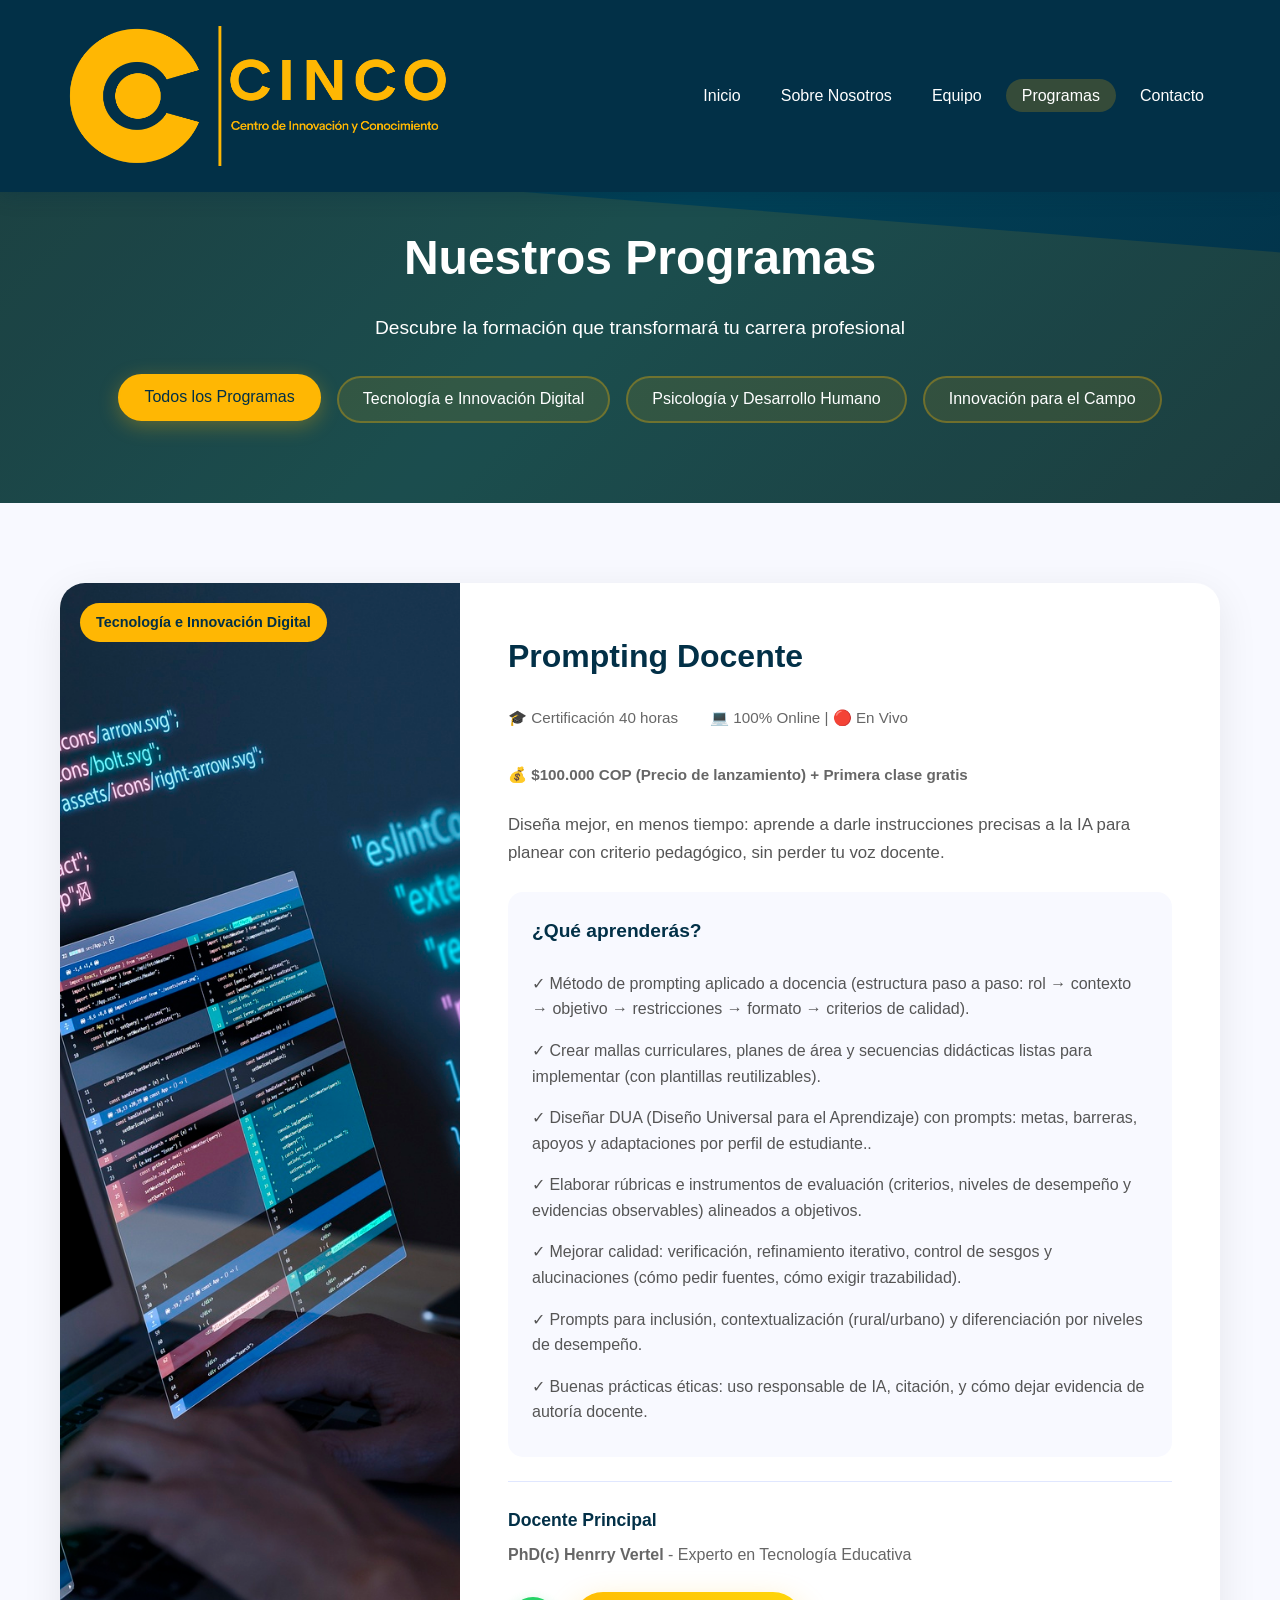
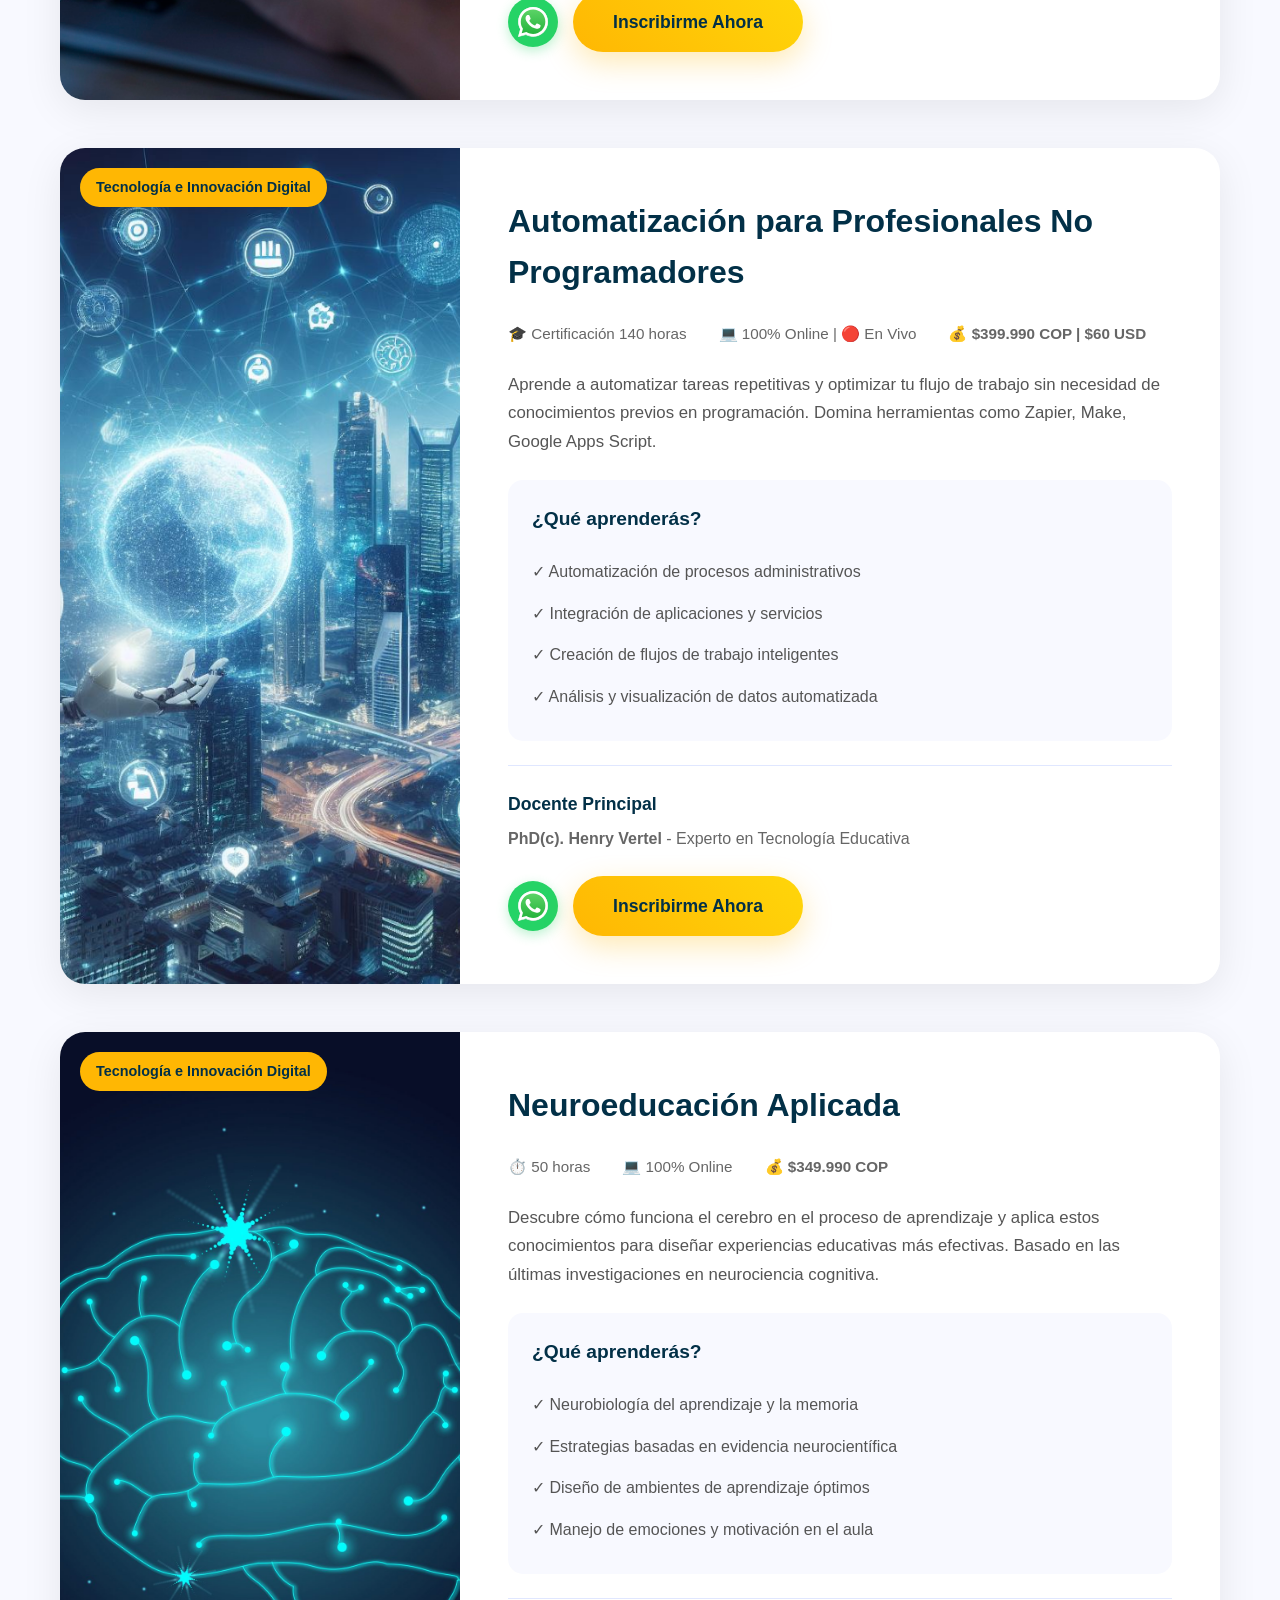
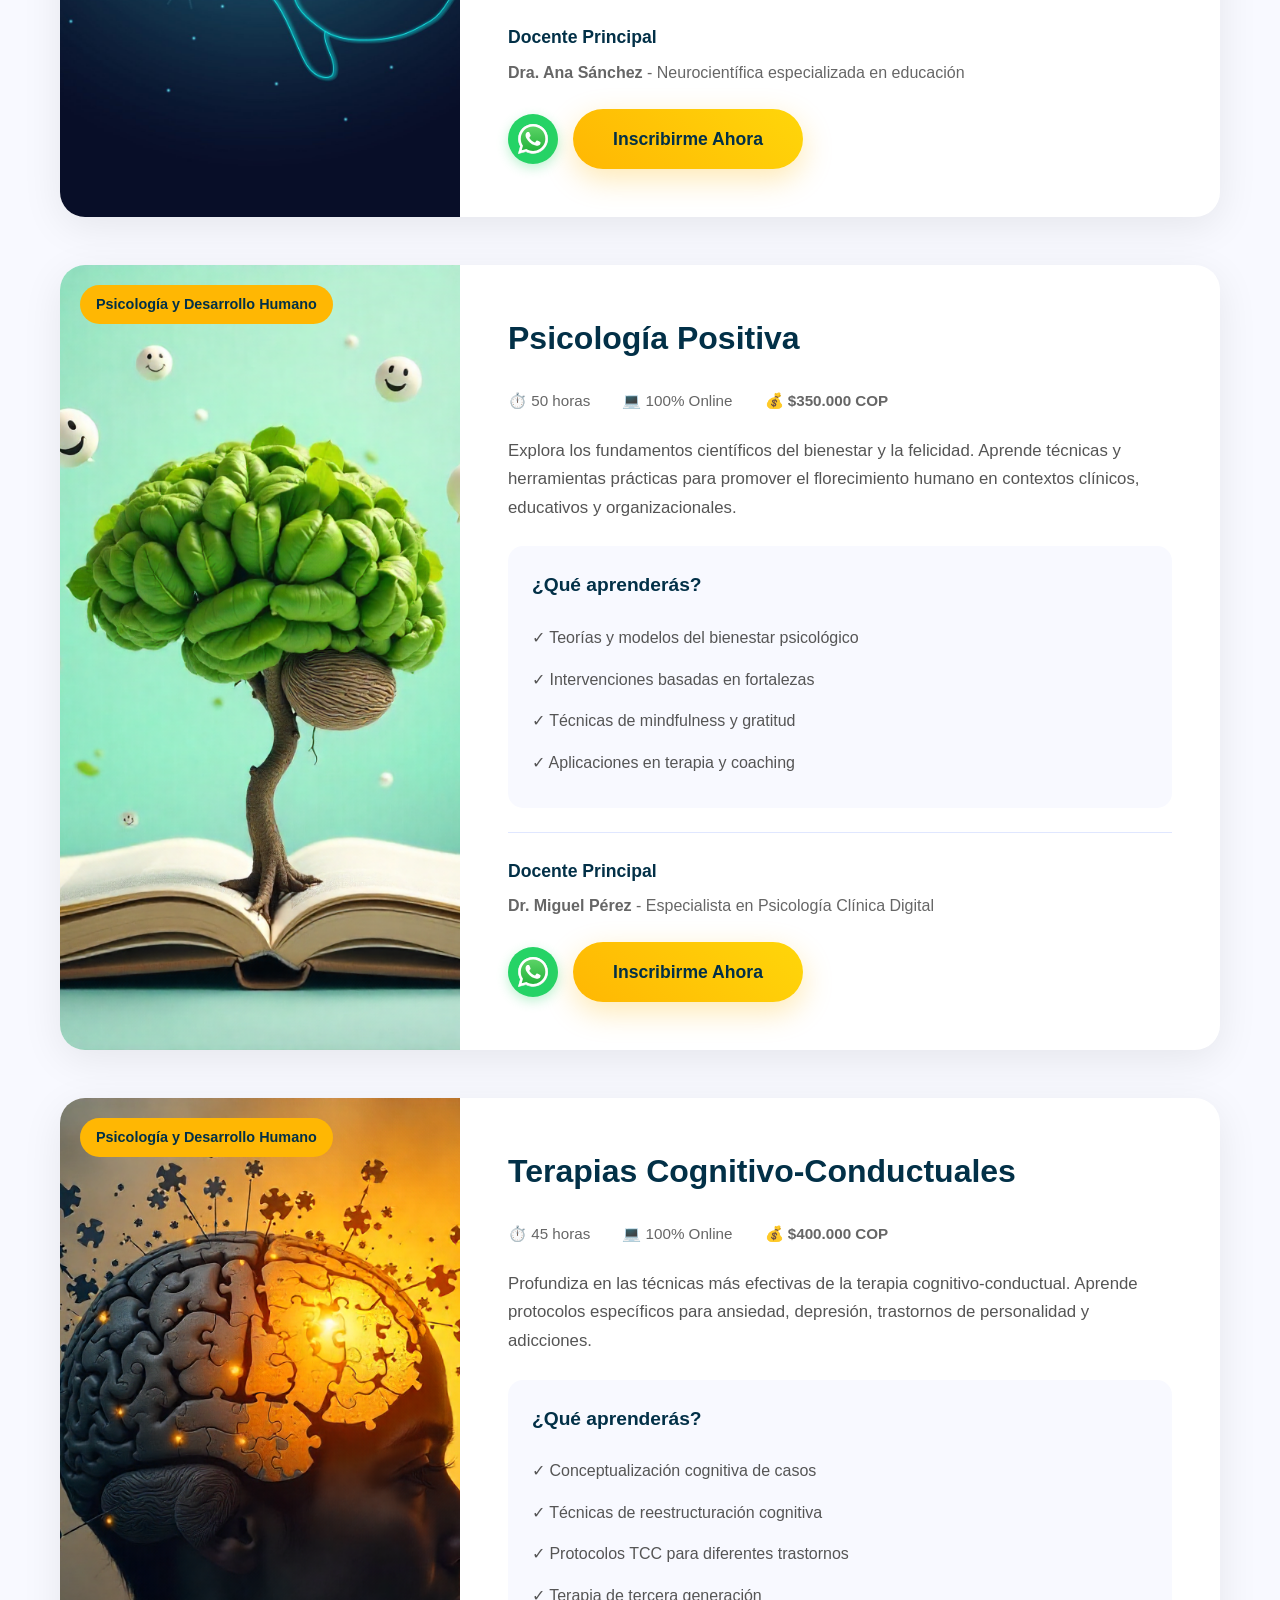
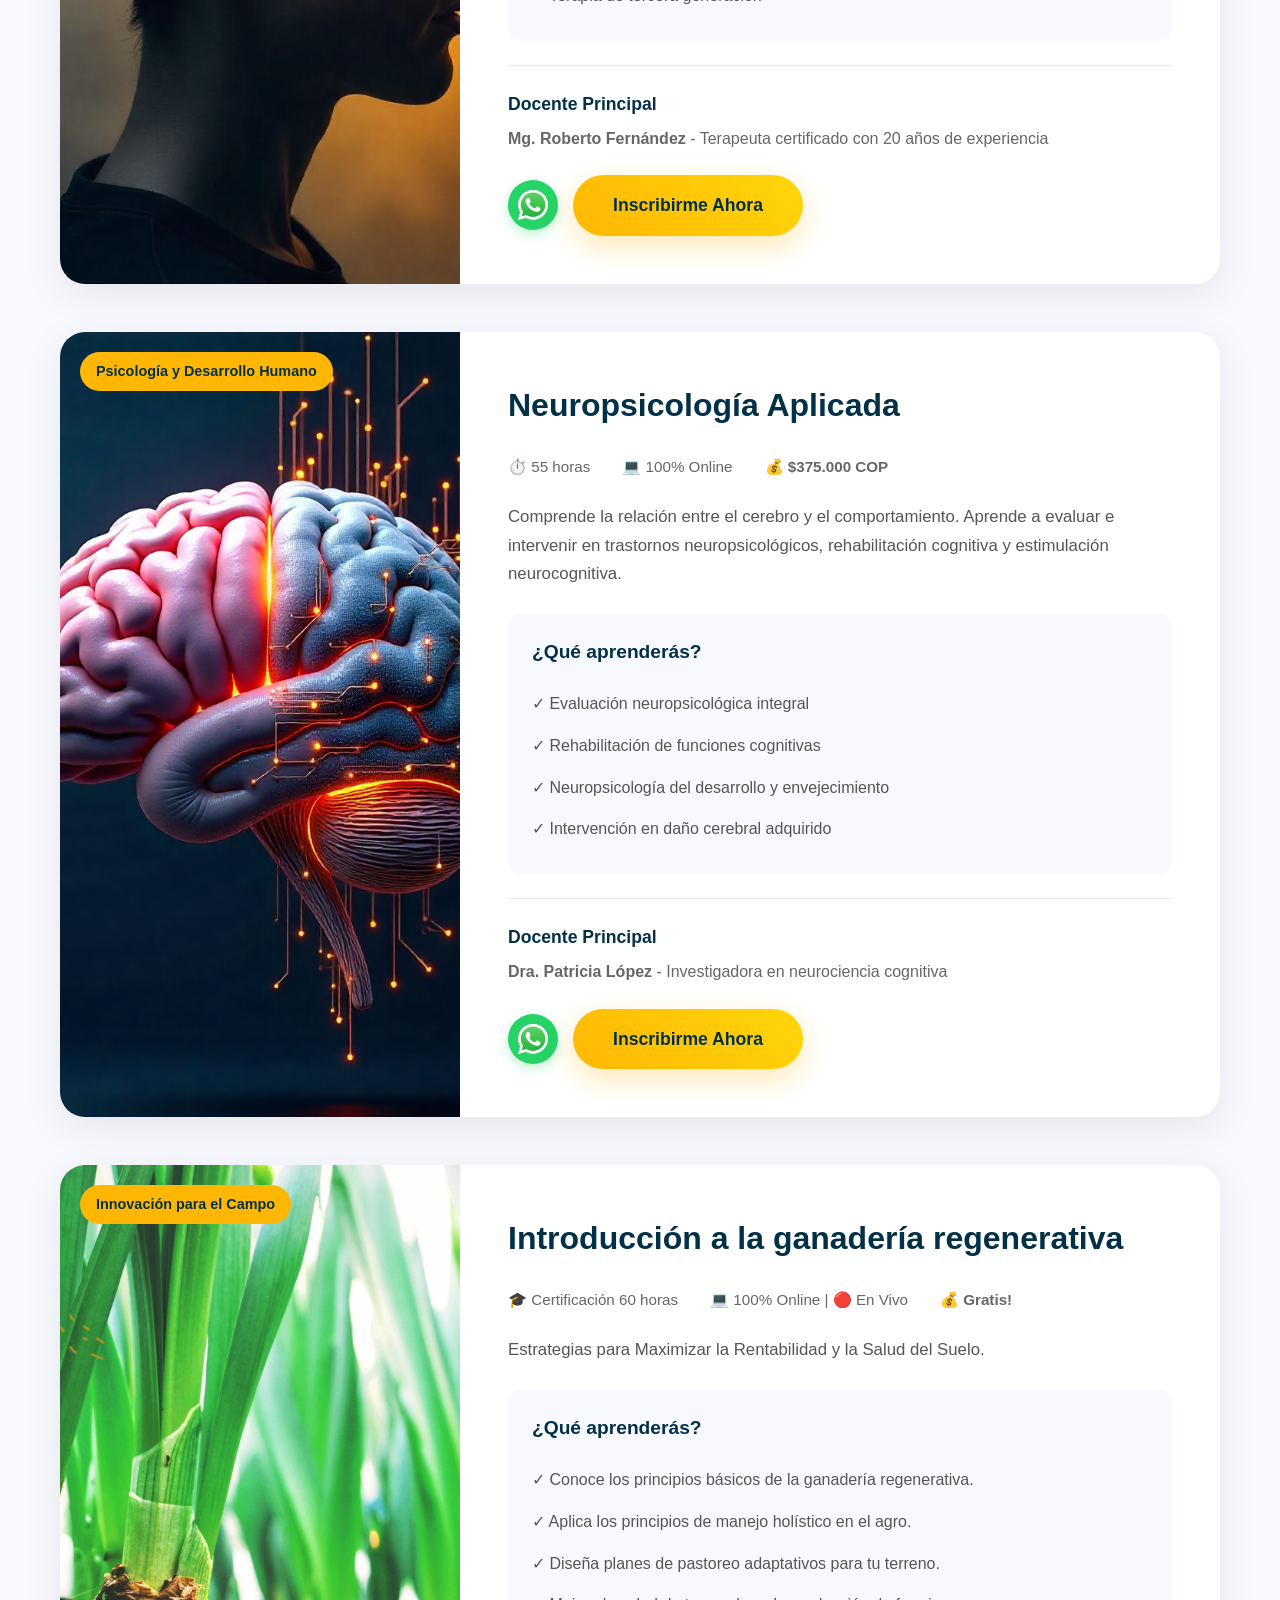
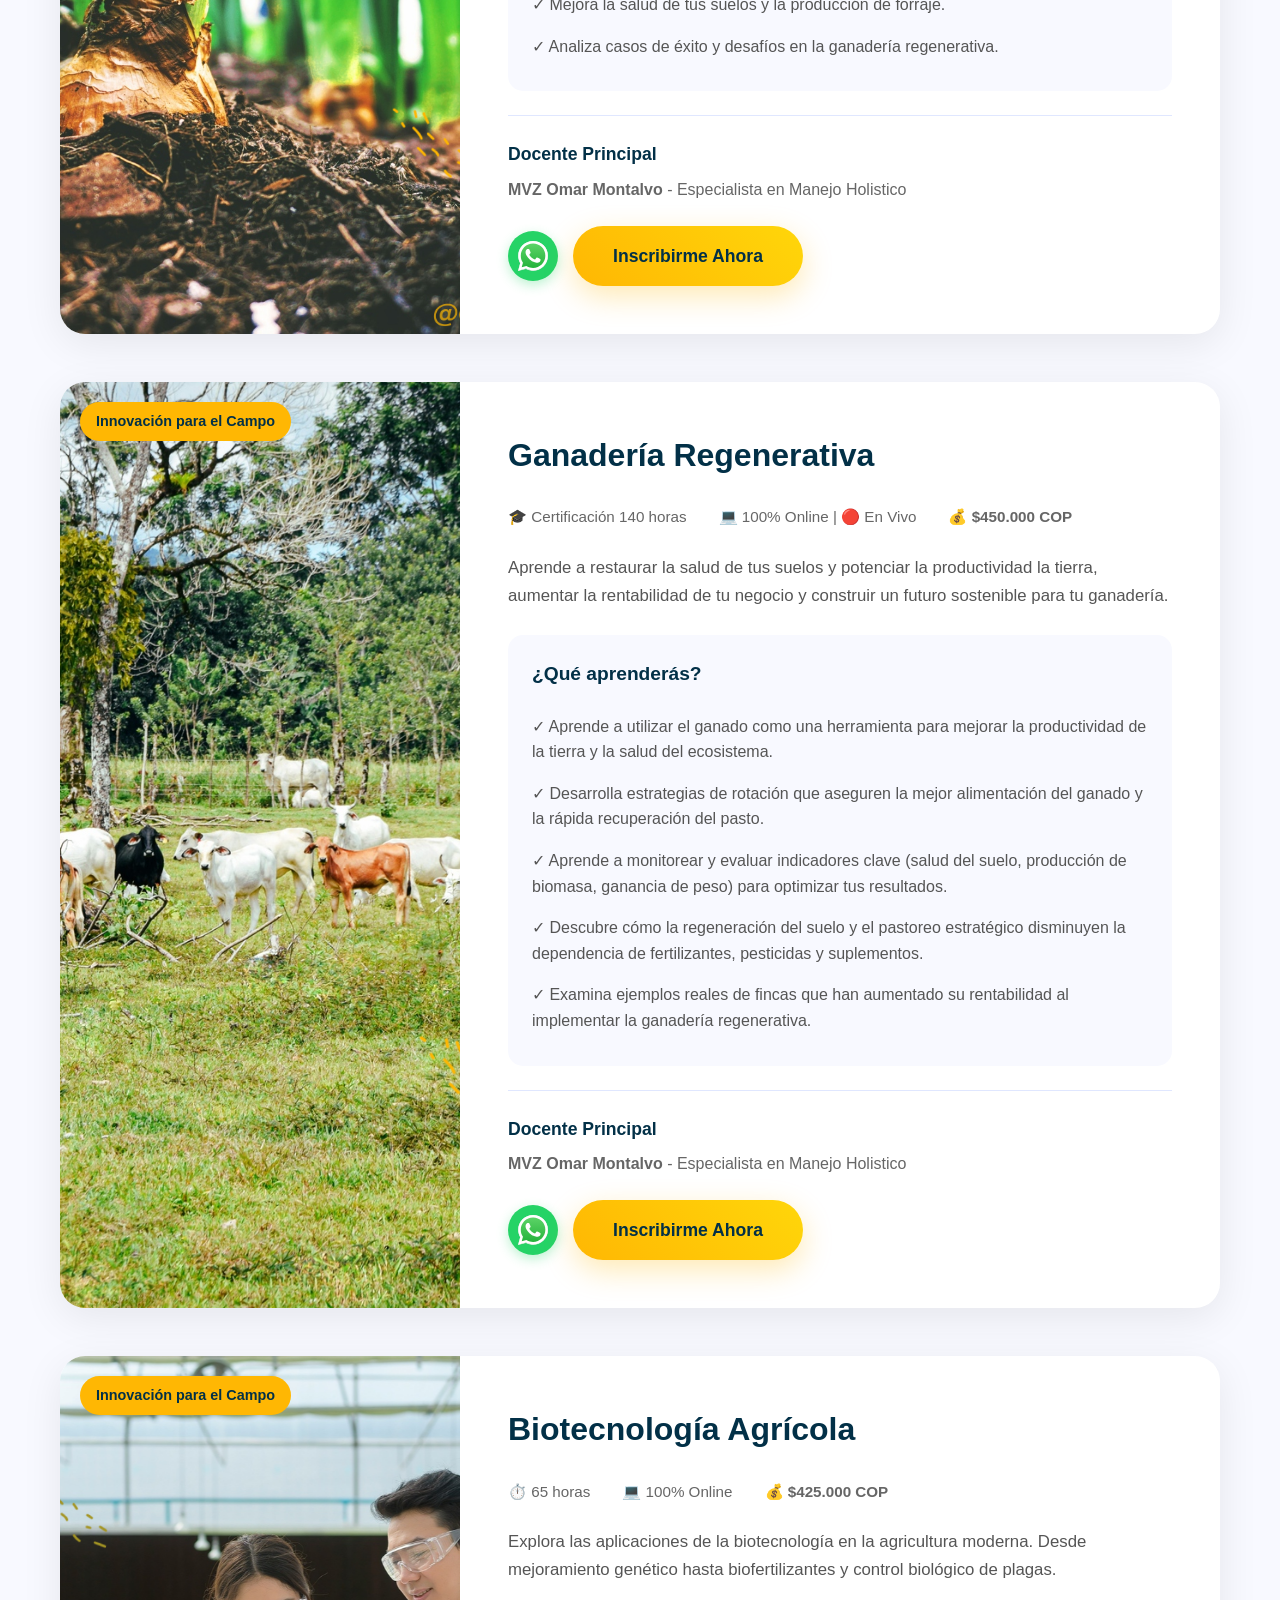
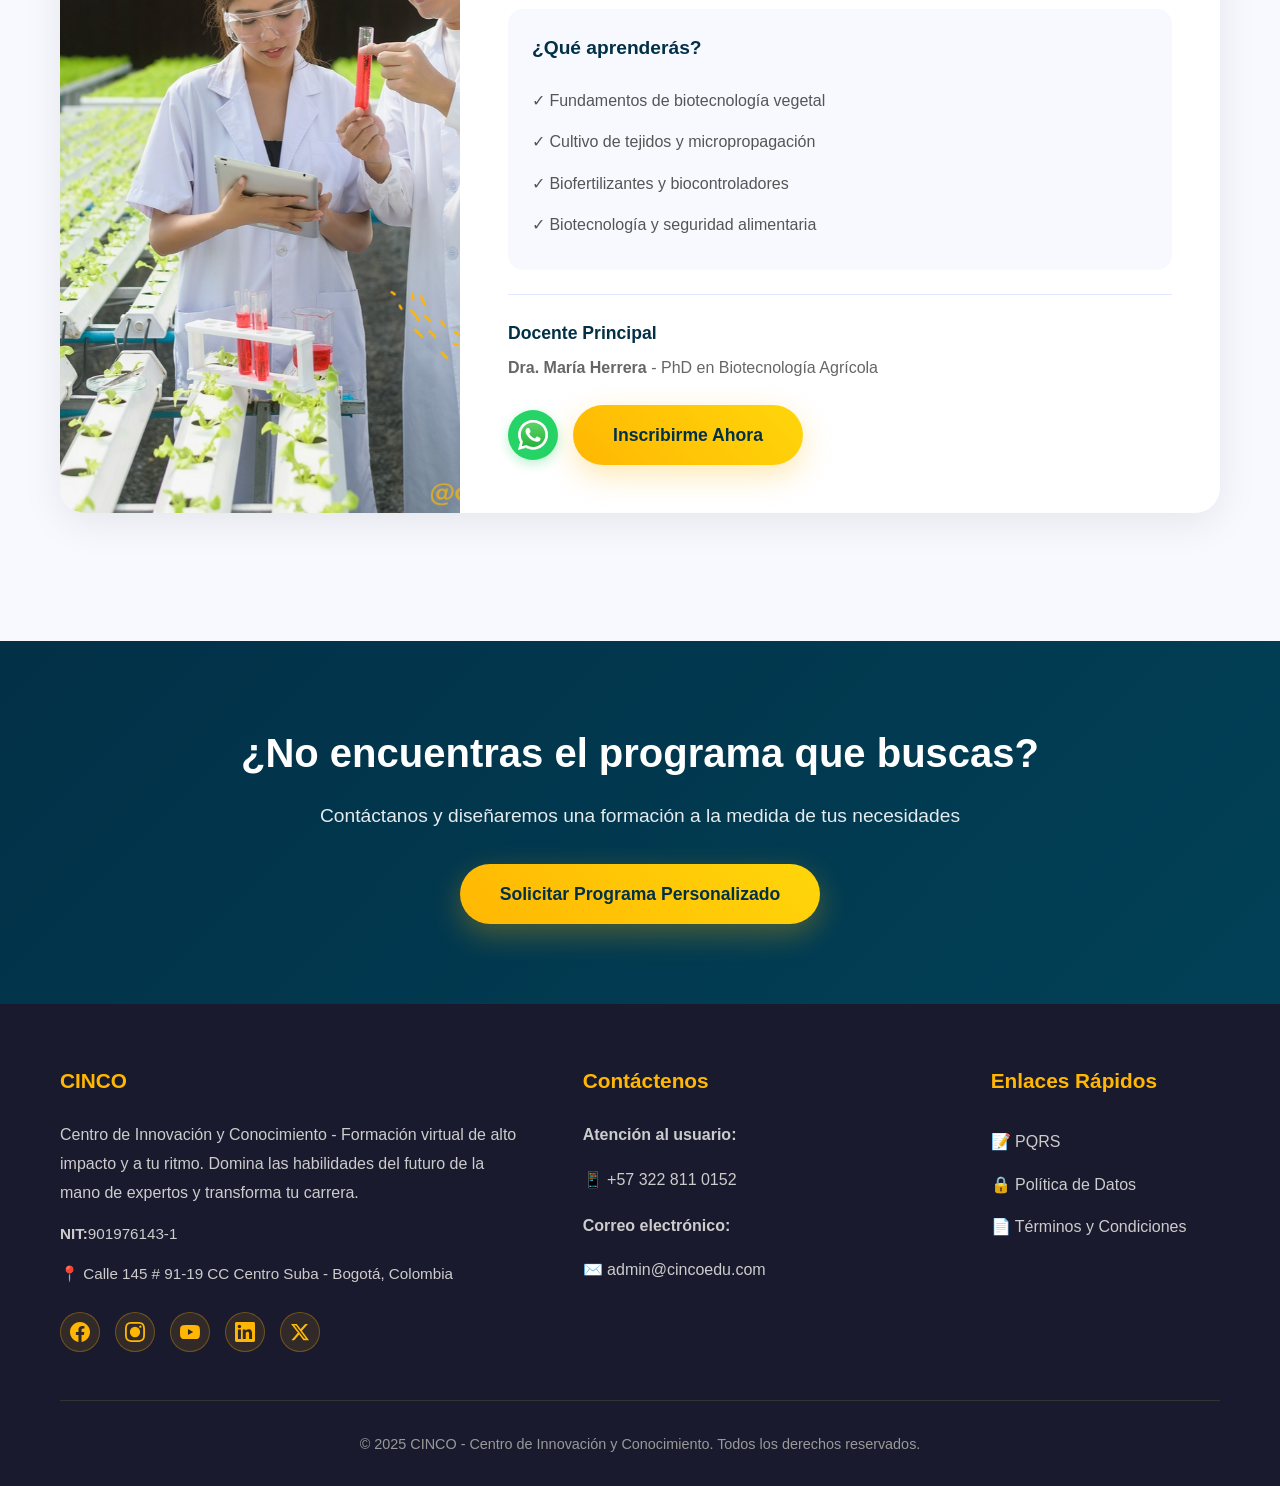
<file: programas.html>
<!DOCTYPE html>
<html lang="es">
<head>
    <meta charset="UTF-8">
    <meta name="viewport" content="width=device-width, initial-scale=1.0">
    <meta name="description" content="Explora los programas online de CINCO: automatización sin código, neuroeducación, psicología positiva, terapias cognitivo-conductuales, neuropsicología, ganadería regenerativa y biotecnología agrícola. Formación práctica, impartida por expertos, que transforma tu carrera.">
     <!-- Google tag (gtag.js) -->
     <script async src="https://www.googletagmanager.com/gtag/js?id=G-P2XN3C1YPH"></script>
     <script>
         window.dataLayer = window.dataLayer || [];
         function gtag(){dataLayer.push(arguments);}
         gtag('js', new Date());

         gtag('config', 'G-P2XN3C1YPH');
     </script>
    <!-- End Google Tag Manager -->
    <title>Programas - CINCO</title>
    <link rel="icon" type="image/png" href="recursos/symbol.png">
    <link rel="stylesheet" href="css/style.css">
    <link rel="stylesheet" href="css/programas.css">
</head>
<body>
    <!-- Google Tag Manager (noscript) -->
    <noscript><iframe src="https://www.googletagmanager.com/ns.html?id=GTM-T7WJ6Z7D"
    height="0" width="0" style="display:none;visibility:hidden"></iframe></noscript>
    <!-- End Google Tag Manager (noscript) -->
    <!-- Header -->
    <header>
        <nav class="container">
            <div class="logo">
                <img src="recursos/colorLogo-noBackground.png" alt="CINCO - Centro de Innovación y Conocimiento" class="logo-image">
            </div>
            <ul class="nav-links">
                <li><a href="index.html">Inicio</a></li>
                <li><a href="index.html#sobre">Sobre Nosotros</a></li>
                <li><a href="equipo.html">Equipo</a></li>
                <li><a href="programas.html" class="active">Programas</a></li>
                <li><a href="#contacto">Contacto</a></li>
            </ul>
        </nav>
    </header>

    <!-- Hero Section -->
    <section class="programs-hero">
        <div class="container">
            <h1>Nuestros Programas</h1>
            <p>Descubre la formación que transformará tu carrera profesional</p>
            <div class="program-filters">
                <button class="filter-btn active" data-filter="todos">Todos los Programas</button>
                <button class="filter-btn" data-filter="educacion">Tecnología e Innovación Digital</button>
                <button class="filter-btn" data-filter="psicologia">Psicología y Desarrollo Humano</button>
                <button class="filter-btn" data-filter="agropecuaria">Innovación para el Campo</button>
            </div>
        </div>
    </section>

    <!-- Programs Grid -->
    <section class="programs-catalog">
        <div class="container">
            <!-- Educación -->
            <div class="program-item animate-on-scroll" data-category="educacion">
                <div class="program-image">
                    <img src="recursos/automation1.jpg" alt="Metodologías Activas">
                    <span class="program-category">Tecnología e Innovación Digital</span>
                </div>
                <div class="program-details">
                    <h2>Prompting Docente</h2>
                    <div class="program-meta">
                        <span class="duration">🎓 Certificación 40 horas</span>
                        <span class="modality">💻 100% Online | 🔴 En Vivo</span>
                        <span class="price">💰 $100.000 COP (Precio de lanzamiento) + Primera clase gratis</span>
                    </div>
                    <p class="program-description">
                        Diseña mejor, en menos tiempo: aprende a darle instrucciones precisas a la IA para planear con criterio pedagógico, sin perder tu voz docente.
                    </p>
                    <div class="program-features">
                        <h3>¿Qué aprenderás?</h3>
                        <ul>
                            <li>✓ Método de prompting aplicado a docencia (estructura paso a paso: rol → contexto → objetivo → restricciones → formato → criterios de calidad).</li>
                            <li>✓ Crear mallas curriculares, planes de área y secuencias didácticas listas para implementar (con plantillas reutilizables).</li>
                            <li>✓ Diseñar DUA (Diseño Universal para el Aprendizaje) con prompts: metas, barreras, apoyos y adaptaciones por perfil de estudiante..</li>
                            <li>✓ Elaborar rúbricas e instrumentos de evaluación (criterios, niveles de desempeño y evidencias observables) alineados a objetivos.</li>
                            <li>✓ Mejorar calidad: verificación, refinamiento iterativo, control de sesgos y alucinaciones (cómo pedir fuentes, cómo exigir trazabilidad).</li>
                            <li>✓ Prompts para inclusión, contextualización (rural/urbano) y diferenciación por niveles de desempeño.</li>
                            <li>✓  Buenas prácticas éticas: uso responsable de IA, citación, y cómo dejar evidencia de autoría docente.</li>
                        </ul>
                    </div>
                    <div class="program-instructor">
                        <h3>Docente Principal</h3>
                        <p><strong>PhD(c) Henrry Vertel</strong> - Experto en Tecnología Educativa</p>
                    </div>
                    <div class="program-actions">
                        <a href="https://wa.link/ze3ww8" 
                           class="wa-icon-button" 
                           target="_blank"
                           aria-label="Contactar por WhatsApp">
                            <img src="recursos/whatsapp.svg" alt="WhatsApp">
                        </a>
                        <a href="https://wa.link/ze3ww8" class="cta-button">Inscribirme Ahora</a>
                    </div>
                </div>
            </div>

            <div class="program-item animate-on-scroll" data-category="educacion">
                <div class="program-image">
                    <img src="recursos/automatizacion.png" alt="Automatización">
                    <span class="program-category">Tecnología e Innovación Digital</span>
                </div>
                <div class="program-details">
                    <h2>Automatización para Profesionales No Programadores</h2>
                    <div class="program-meta">
                        <span class="duration">🎓 Certificación 140 horas</span>
                        <span class="modality">💻 100% Online | 🔴 En Vivo</span>
                        <span class="price">💰 $399.990 COP | $60 USD</span>
                    </div>
                    <p class="program-description">
                        Aprende a automatizar tareas repetitivas y optimizar tu flujo de trabajo sin necesidad de conocimientos previos en programación. Domina herramientas como Zapier, Make, Google Apps Script.
                    </p>
                    <div class="program-features">
                        <h3>¿Qué aprenderás?</h3>
                        <ul>
                            <li>✓ Automatización de procesos administrativos</li>
                            <li>✓ Integración de aplicaciones y servicios</li>
                            <li>✓ Creación de flujos de trabajo inteligentes</li>
                            <li>✓ Análisis y visualización de datos automatizada</li>
                        </ul>
                    </div>
                    <div class="program-instructor">
                        <h3>Docente Principal</h3>
                        <p><strong>PhD(c). Henry Vertel</strong> - Experto en Tecnología Educativa</p>
                    </div>
                    <div class="program-actions">
                        <a href="https://wa.me/573228110152?text=Hola!%20Me%20interesa%20el%20programa%20de%20Automatizaci%C3%B3n%20para%20profesionales%20no%20programadores." 
                           class="wa-icon-button" 
                           target="_blank"
                           aria-label="Contactar por WhatsApp">
                            <img src="recursos/whatsapp.svg" alt="WhatsApp">
                        </a>
                        <a href="#" class="cta-button">Inscribirme Ahora</a>
                    </div>
                </div>
            </div>

            <div class="program-item animate-on-scroll" data-category="educacion">
                <div class="program-image">
                    <img src="recursos/neuroeducacion.jpg" alt="Neuroeducación">
                    <span class="program-category">Tecnología e Innovación Digital</span>
                </div>
                <div class="program-details">
                    <h2>Neuroeducación Aplicada</h2>
                    <div class="program-meta">
                        <span class="duration">⏱️ 50 horas</span>
                        <span class="modality">💻 100% Online</span>
                        <span class="price">💰 $349.990 COP</span>
                    </div>
                    <p class="program-description">
                        Descubre cómo funciona el cerebro en el proceso de aprendizaje y aplica estos conocimientos para diseñar experiencias educativas más efectivas. Basado en las últimas investigaciones en neurociencia cognitiva.
                    </p>
                    <div class="program-features">
                        <h3>¿Qué aprenderás?</h3>
                        <ul>
                            <li>✓ Neurobiología del aprendizaje y la memoria</li>
                            <li>✓ Estrategias basadas en evidencia neurocientífica</li>
                            <li>✓ Diseño de ambientes de aprendizaje óptimos</li>
                            <li>✓ Manejo de emociones y motivación en el aula</li>
                        </ul>
                    </div>
                    <div class="program-instructor">
                        <h3>Docente Principal</h3>
                        <p><strong>Dra. Ana Sánchez</strong> - Neurocientífica especializada en educación</p>
                    </div>
                    <div class="program-actions">
                        <a href="https://wa.me/573228110152?text=Hola!%20Me%20interesa%20el%20programa%20de%20Neuroeducaci%C3%B3n%20Aplicada." 
                           class="wa-icon-button" 
                           target="_blank"
                           aria-label="Contactar por WhatsApp">
                            <img src="recursos/whatsapp.svg" alt="WhatsApp">
                        </a>
                        <a href="#" class="cta-button">Inscribirme Ahora</a>
                    </div>
                </div>
            </div>

            <!-- Psicología -->
            <div class="program-item animate-on-scroll" data-category="psicologia">
                <div class="program-image">
                    <img src="recursos/psicologia-positiva.png" alt="Psicología Positiva">
                    <span class="program-category">Psicología y Desarrollo Humano</span>
                </div>
                <div class="program-details">
                    <h2>Psicología Positiva</h2>
                    <div class="program-meta">
                        <span class="duration">⏱️ 50 horas</span>
                        <span class="modality">💻 100% Online</span>
                        <span class="price">💰 $350.000 COP</span>
                    </div>
                    <p class="program-description">
                        Explora los fundamentos científicos del bienestar y la felicidad. Aprende técnicas y herramientas prácticas para promover el florecimiento humano en contextos clínicos, educativos y organizacionales.
                    </p>
                    <div class="program-features">
                        <h3>¿Qué aprenderás?</h3>
                        <ul>
                            <li>✓ Teorías y modelos del bienestar psicológico</li>
                            <li>✓ Intervenciones basadas en fortalezas</li>
                            <li>✓ Técnicas de mindfulness y gratitud</li>
                            <li>✓ Aplicaciones en terapia y coaching</li>
                        </ul>
                    </div>
                    <div class="program-instructor">
                        <h3>Docente Principal</h3>
                        <p><strong>Dr. Miguel Pérez</strong> - Especialista en Psicología Clínica Digital</p>
                    </div>
                    <div class="program-actions">
                        <a href="https://wa.me/573228110152?text=Hola!%20Me%20interesa%20el%20programa%20de%20Psicolog%C3%ADa%20Positiva." 
                           class="wa-icon-button" 
                           target="_blank"
                           aria-label="Contactar por WhatsApp">
                            <img src="recursos/whatsapp.svg" alt="WhatsApp">
                        </a>
                        <a href="#" class="cta-button">Inscribirme Ahora</a>
                    </div>
                </div>
            </div>

            <div class="program-item animate-on-scroll" data-category="psicologia">
                <div class="program-image">
                    <img src="recursos/terapias-cognitivas.png" alt="Terapias Cognitivo-Conductuales">
                    <span class="program-category">Psicología y Desarrollo Humano</span>
                </div>
                <div class="program-details">
                    <h2>Terapias Cognitivo-Conductuales</h2>
                    <div class="program-meta">
                        <span class="duration">⏱️ 45 horas</span>
                        <span class="modality">💻 100% Online</span>
                        <span class="price">💰 $400.000 COP</span>
                    </div>
                    <p class="program-description">
                        Profundiza en las técnicas más efectivas de la terapia cognitivo-conductual. Aprende protocolos específicos para ansiedad, depresión, trastornos de personalidad y adicciones.
                    </p>
                    <div class="program-features">
                        <h3>¿Qué aprenderás?</h3>
                        <ul>
                            <li>✓ Conceptualización cognitiva de casos</li>
                            <li>✓ Técnicas de reestructuración cognitiva</li>
                            <li>✓ Protocolos TCC para diferentes trastornos</li>
                            <li>✓ Terapia de tercera generación</li>
                        </ul>
                    </div>
                    <div class="program-instructor">
                        <h3>Docente Principal</h3>
                        <p><strong>Mg. Roberto Fernández</strong> - Terapeuta certificado con 20 años de experiencia</p>
                    </div>
                    <div class="program-actions">
                        <a href="https://wa.me/573228110152?text=Hola!%20Me%20interesa%20el%20programa%20de%20Terapias%20Cognitivo-Conductuales." 
                           class="wa-icon-button" 
                           target="_blank"
                           aria-label="Contactar por WhatsApp">
                            <img src="recursos/whatsapp.svg" alt="WhatsApp">
                        </a>
                        <a href="#" class="cta-button">Inscribirme Ahora</a>
                    </div>
                </div>
            </div>

            <div class="program-item animate-on-scroll" data-category="psicologia">
                <div class="program-image">
                    <img src="recursos/neuropsicologia.png" alt="Neuropsicología Aplicada">
                    <span class="program-category">Psicología y Desarrollo Humano</span>
                </div>
                <div class="program-details">
                    <h2>Neuropsicología Aplicada</h2>
                    <div class="program-meta">
                        <span class="duration">⏱️ 55 horas</span>
                        <span class="modality">💻 100% Online</span>
                        <span class="price">💰 $375.000 COP</span>
                    </div>
                    <p class="program-description">
                        Comprende la relación entre el cerebro y el comportamiento. Aprende a evaluar e intervenir en trastornos neuropsicológicos, rehabilitación cognitiva y estimulación neurocognitiva.
                    </p>
                    <div class="program-features">
                        <h3>¿Qué aprenderás?</h3>
                        <ul>
                            <li>✓ Evaluación neuropsicológica integral</li>
                            <li>✓ Rehabilitación de funciones cognitivas</li>
                            <li>✓ Neuropsicología del desarrollo y envejecimiento</li>
                            <li>✓ Intervención en daño cerebral adquirido</li>
                        </ul>
                    </div>
                    <div class="program-instructor">
                        <h3>Docente Principal</h3>
                        <p><strong>Dra. Patricia López</strong> - Investigadora en neurociencia cognitiva</p>
                    </div>
                    <div class="program-actions">
                        <a href="https://wa.me/573228110152?text=Hola!%20Me%20interesa%20el%20programa%20de%20Neuropsicolog%C3%ADa%20Aplicada." 
                           class="wa-icon-button" 
                           target="_blank"
                           aria-label="Contactar por WhatsApp">
                            <img src="recursos/whatsapp.svg" alt="WhatsApp">
                        </a>
                        <a href="#" class="cta-button">Inscribirme Ahora</a>
                    </div>
                </div>
            </div>

            <!-- Agropecuaria -->
            <div class="program-item animate-on-scroll" data-category="agropecuaria">
                <div class="program-image">
                    <img src="recursos/Agro3.png" alt="Intro Ganaderia Regenerativa">
                    <span class="program-category">Innovación para el Campo</span>
                </div>
                <div class="program-details">
                    <h2>Introducción a la ganadería regenerativa</h2>
                    <div class="program-meta">
                        <span class="duration">🎓 Certificación 60 horas</span>
                        <span class="modality">💻 100% Online | 🔴 En Vivo</span>
                        <span class="price">💰 Gratis!</span>
                    </div>
                    <p class="program-description">
                        Estrategias para Maximizar la Rentabilidad y la Salud del Suelo.
                    </p>
                    <div class="program-features">
                        <h3>¿Qué aprenderás?</h3>
                        <ul>
                            <li>✓ Conoce los principios básicos de la ganadería regenerativa.</li>
                            <li>✓ Aplica los principios de manejo holístico en el agro.</li>
                            <li>✓ Diseña planes de pastoreo adaptativos para tu terreno.</li>
                            <li>✓ Mejora la salud de tus suelos y la producción de forraje.</li>
                            <li>✓ Analiza casos de éxito y desafíos en la ganadería regenerativa.</li>
                        </ul>
                    </div>
                    <div class="program-instructor">
                        <h3>Docente Principal</h3>
                        <p><strong>MVZ Omar Montalvo</strong> - Especialista en Manejo Holistico</p>
                    </div>
                    <div class="program-actions">
                        <a href="https://wa.me/573228110152?text=Hola!%20Me%20interesa%20el%20programa%20de%20Gesti%C3%B3n%20Sostenible%20de%20Recursos." 
                           class="wa-icon-button" 
                           target="_blank"
                           aria-label="Contactar por WhatsApp">
                            <img src="recursos/whatsapp.svg" alt="WhatsApp">
                        </a>
                        <a href="#" class="cta-button">Inscribirme Ahora</a>
                    </div>
                </div>
            </div>

            <div class="program-item animate-on-scroll" data-category="agropecuaria">
                <div class="program-image">
                    <img src="recursos/agro4.png" alt="Gandaeria Regenerativa">
                    <span class="program-category">Innovación para el Campo</span>
                </div>
                <div class="program-details">
                    <h2>Ganadería Regenerativa</h2>
                    <div class="program-meta">
                        <span class="duration">🎓 Certificación 140 horas</span>
                        <span class="modality">💻 100% Online | 🔴 En Vivo</span>
                        <span class="price">💰 $450.000 COP</span>
                    </div>
                    <p class="program-description">
                        Aprende a restaurar la salud de tus suelos y potenciar la productividad la tierra, aumentar la rentabilidad de tu negocio y construir un futuro sostenible para tu ganadería.
                    </p>
                    <div class="program-features">
                        <h3>¿Qué aprenderás?</h3>
                        <ul>
                            <li>✓ Aprende a utilizar el ganado como una herramienta para mejorar la productividad de la tierra y la salud del ecosistema.</li>
                            <li>✓ Desarrolla estrategias de rotación que aseguren la mejor alimentación del ganado y la rápida recuperación del pasto.</li>
                            <li>✓ Aprende a monitorear y evaluar indicadores clave (salud del suelo, producción de biomasa, ganancia de peso) para optimizar tus resultados.</li>
                            <li>✓ Descubre cómo la regeneración del suelo y el pastoreo estratégico disminuyen la dependencia de fertilizantes, pesticidas y suplementos.</li>
                            <li>✓ Examina ejemplos reales de fincas que han aumentado su rentabilidad al implementar la ganadería regenerativa.</li>
                        </ul>
                    </div>
                    <div class="program-instructor">
                        <h3>Docente Principal</h3>
                        <p><strong>MVZ  Omar Montalvo</strong> - Especialista en Manejo Holistico</p>
                    </div>
                    <div class="program-actions">
                        <a href="https://wa.me/573228110152?text=Hola!%20Me%20interesa%20el%20programa%20de%20Agricultura%20de%20Precisi%C3%B3n." 
                           class="wa-icon-button" 
                           target="_blank"
                           aria-label="Contactar por WhatsApp">
                            <img src="recursos/whatsapp.svg" alt="WhatsApp">
                        </a>
                        <a href="#" class="cta-button">Inscribirme Ahora</a>
                    </div>
                </div>
            </div>

            <div class="program-item animate-on-scroll" data-category="agropecuaria">
                <div class="program-image">
                    <img src="recursos/Biotecnologia1.png" alt="Biotecnología Agrícola">
                    <span class="program-category">Innovación para el Campo</span>
                </div>
                <div class="program-details">
                    <h2>Biotecnología Agrícola</h2>
                    <div class="program-meta">
                        <span class="duration">⏱️ 65 horas</span>
                        <span class="modality">💻 100% Online</span>
                        <span class="price">💰 $425.000 COP</span>
                    </div>
                    <p class="program-description">
                        Explora las aplicaciones de la biotecnología en la agricultura moderna. Desde mejoramiento genético hasta biofertilizantes y control biológico de plagas.
                    </p>
                    <div class="program-features">
                        <h3>¿Qué aprenderás?</h3>
                        <ul>
                            <li>✓ Fundamentos de biotecnología vegetal</li>
                            <li>✓ Cultivo de tejidos y micropropagación</li>
                            <li>✓ Biofertilizantes y biocontroladores</li>
                            <li>✓ Biotecnología y seguridad alimentaria</li>
                        </ul>
                    </div>
                    <div class="program-instructor">
                        <h3>Docente Principal</h3>
                        <p><strong>Dra. María Herrera</strong> - PhD en Biotecnología Agrícola</p>
                    </div>
                    <div class="program-actions">
                        <a href="https://wa.me/573228110152?text=Hola!%20Me%20interesa%20el%20programa%20de%20Biotecnolog%C3%ADa%20Agr%C3%ADcola." 
                           class="wa-icon-button" 
                           target="_blank"
                           aria-label="Contactar por WhatsApp">
                            <img src="recursos/whatsapp.svg" alt="WhatsApp">
                        </a>
                        <a href="#" class="cta-button">Inscribirme Ahora</a>
                    </div>
                </div>
            </div>
        </div>
    </section>

    <!-- CTA Section -->
    <section class="programs-cta">
        <div class="container">
            <h2>¿No encuentras el programa que buscas?</h2>
            <p>Contáctanos y diseñaremos una formación a la medida de tus necesidades</p>
            <a href="https://wa.me/573228110152?text=Hola!%20Me%20gustar%C3%ADa%20informaci%C3%B3n%20sobre%20programas%20personalizados." 
               class="cta-button" 
               target="_blank">
                Solicitar Programa Personalizado
            </a>
        </div>
    </section>

    <!-- Footer -->
    <footer id="contacto">
        <div class="container">
            <div class="footer-content">
                <!-- Información General -->
                <div class="footer-section">
                    <h3>CINCO</h3>
                    <p>Centro de Innovación y Conocimiento - Formación virtual de alto impacto y a tu ritmo. Domina las habilidades del futuro de la mano de expertos y transforma tu carrera.</p>
                    <p class="footer-nit"><strong>NIT:</strong>901976143-1</p>
                    <p class="footer-address">📍 Calle 145 # 91-19 CC Centro Suba - Bogotá, Colombia </p>
                    
                    <div class="social-links">
                        <a href="https://www.facebook.com/profile.php?id=61578127947135" target="_blank" aria-label="Facebook">
                            <svg width="24" height="24" viewBox="0 0 24 24" fill="currentColor">
                                <path d="M24 12.073c0-6.627-5.373-12-12-12s-12 5.373-12 12c0 5.99 4.388 10.954 10.125 11.854v-8.385H7.078v-3.47h3.047V9.43c0-3.007 1.792-4.669 4.533-4.669 1.312 0 2.686.235 2.686.235v2.953H15.83c-1.491 0-1.956.925-1.956 1.874v2.25h3.328l-.532 3.47h-2.796v8.385C19.612 23.027 24 18.062 24 12.073z"/>
                            </svg>
                        </a>
                        <a href="https://www.instagram.com/cinco_edu/" target="_blank" aria-label="Instagram">
                            <svg width="24" height="24" viewBox="0 0 24 24" fill="currentColor">
                                <path d="M12 2.163c3.204 0 3.584.012 4.85.07 3.252.148 4.771 1.691 4.919 4.919.058 1.265.069 1.645.069 4.849 0 3.205-.012 3.584-.069 4.849-.149 3.225-1.664 4.771-4.919 4.919-1.266.058-1.644.07-4.85.07-3.204 0-3.584-.012-4.849-.07-3.26-.149-4.771-1.699-4.919-4.92-.058-1.265-.07-1.644-.07-4.849 0-3.204.013-3.583.07-4.849.149-3.227 1.664-4.771 4.919-4.919 1.266-.057 1.645-.069 4.849-.069zm0-2.163c-3.259 0-3.667.014-4.947.072-4.358.2-6.78 2.618-6.98 6.98-.059 1.281-.073 1.689-.073 4.948 0 3.259.014 3.668.072 4.948.2 4.358 2.618 6.78 6.98 6.98 1.281.058 1.689.072 4.948.072 3.259 0 3.668-.014 4.948-.072 4.354-.2 6.782-2.618 6.979-6.98.059-1.28.073-1.689.073-4.948 0-3.259-.014-3.667-.072-4.947-.196-4.354-2.617-6.78-6.979-6.98-1.281-.059-1.69-.073-4.949-.073zM5.838 12a6.162 6.162 0 1112.324 0 6.162 6.162 0 01-12.324 0zM12 16a4 4 0 110-8 4 4 0 010 8zm4.965-10.405a1.44 1.44 0 112.881.001 1.44 1.44 0 01-2.881-.001z"/>
                            </svg>
                        </a>
                        <a href="https://youtube.com/@CINCO_EDU" target="_blank" aria-label="YouTube">
                            <svg width="24" height="24" viewBox="0 0 24 24" fill="currentColor">
                                <path d="M23.498 6.186a3.016 3.016 0 0 0-2.122-2.136C19.505 3.545 12 3.545 12 3.545s-7.505 0-9.377.505A3.017 3.017 0 0 0 .502 6.186C0 8.07 0 12 0 12s0 3.93.502 5.814a3.016 3.016 0 0 0 2.122 2.136c1.871.505 9.376.505 9.376.505s7.505 0 9.377-.505a3.015 3.015 0 0 0 2.122-2.136C24 15.93 24 12 24 12s0-3.93-.502-5.814zM9.545 15.568V8.432L15.818 12l-6.273 3.568z"/>
                            </svg>
                        </a>
                        <a href="https://www.linkedin.com/company/cincoedu/" target="_blank" aria-label="LinkedIn">
                            <svg width="24" height="24" viewBox="0 0 24 24" fill="currentColor">
                                <path d="M20.447 20.452h-3.554v-5.569c0-1.328-.027-3.037-1.852-3.037-1.853 0-2.136 1.445-2.136 2.939v5.667H9.351V9h3.414v1.561h.046c.477-.9 1.637-1.85 3.37-1.85 3.601 0 4.267 2.37 4.267 5.455v6.286zM5.337 7.433c-1.144 0-2.063-.926-2.063-2.065 0-1.138.92-2.063 2.063-2.063 1.14 0 2.064.925 2.064 2.063 0 1.139-.925 2.065-2.064 2.065zm1.782 13.019H3.555V9h3.564v11.452zM22.225 0H1.771C.792 0 0 .774 0 1.729v20.542C0 23.227.792 24 1.771 24h20.451C23.2 24 24 23.227 24 22.271V1.729C24 .774 23.2 0 22.222 0h.003z"/>
                            </svg>
                        </a>
                        <a href="https://x.com/cinco_edu" target="_blank" aria-label="X">
                            <svg width="24" height="24" viewBox="0 0 24 24" fill="currentColor">
                                <path d="M18.244 2.25h3.308l-7.227 8.26 8.502 11.24H16.17l-5.214-6.817L4.99 21.75H1.68l7.73-8.835L1.254 2.25H8.08l4.713 6.231zm-1.161 17.52h1.833L7.084 4.126H5.117z"/>
                            </svg>
                        </a>
                    </div>
                </div>

                <!-- Contáctenos -->
                <div class="footer-section">
                    <h3>Contáctenos</h3>
                    <div class="contact-info">
                        <p><strong>Atención al usuario:</strong></p>
                        <p class="contact-number">
                            <a href="https://wa.me/573228110152?text=Hola!%20Me%20gustar%C3%ADa%20informaci%C3%B3n%20sobre" class="footer-link">
                            📱 +57 322 811 0152
                        </a>
                        </p>
                        <p><strong>Correo electrónico:</strong></p>
                        <p class="contact-email">
                            <a href="mailto:admin@cincoedu.com" class="footer-link">✉️ admin@cincoedu.com</a>
                        </p>
                    </div>
                </div>

                <!-- Enlaces Rápidos -->
                <div class="footer-section">
                    <h3>Enlaces Rápidos</h3>
                    <a href="#" class="footer-link">📝 PQRS</a>
                    <a href="#" class="footer-link">🔒 Política de Datos</a>
                    <a href="#" class="footer-link">📄 Términos y Condiciones</a>
                </div>
            </div>
            <div class="footer-bottom">
                <p>&copy; 2025 CINCO - Centro de Innovación y Conocimiento. Todos los derechos reservados.</p>
            </div>
        </div>
    </footer>

    <script src="js/codigo.js" defer></script>
    <script src="js/programas.js" defer></script>
</body>
</html>
</file>
<file: css/style.css>
/* ===== CINCO - Centro de Innovación y Conocimiento ===== */
/* Estilos CSS para la página web corporativa */

* {
    margin: 0;
    padding: 0;
    box-sizing: border-box;
}

body {
    font-family: 'Segoe UI', Tahoma, Geneva, Verdana, sans-serif;
    line-height: 1.6;
    color: #333;
    overflow-x: hidden;
}

.container {
    max-width: 1200px;
    margin: 0 auto;
    padding: 0 20px;
}

/* ===== HEADER ===== */
header {
    background: #023047;
    color: white;
    padding: 1rem 0;
    position: fixed;
    width: 100%;
    top: 0;
    z-index: 1000;
    backdrop-filter: blur(10px);
    box-shadow: 0 2px 20px rgba(26, 76, 56, 0.3);
    transition: all 0.3s ease;
}

header.scrolled {
    padding: 0.5rem 0;
    background: #023047;
}

header.scrolled .logo-image {
    height: 50px; /* Reducir de 80px a 50px */
}

header.scrolled .nav-links a {
    padding: 0.3rem 0.8rem;
    font-size: 0.95rem;
}

nav {
    display: flex;
    justify-content: space-between;
    align-items: center;
}

.logo {
    display: flex;
    align-items: center;
    gap: 1rem;
    font-size: 1.8rem;
    font-weight: bold;
    color: #ffb703;
}

.logo-image {
    height: 160px; /* Misma altura que tenía el logo-icon */
    width: auto; /* Mantiene las proporciones originales */
    object-fit: contain; /* Asegura que la imagen se ajuste sin distorsión */
    transition: transform 0.3s ease;
    transition: all 0.3s ease;
}

.logo-icon {
    width: 50px;
    height: 50px;
    background: #ffb703;
    border-radius: 50%;
    display: flex;
    align-items: center;
    justify-content: center;
    position: relative;
}

.logo-icon::before {
    content: 'C';
    font-size: 1.8rem;
    font-weight: bold;
    color: #023047;
}

.logo-icon::after {
    content: '';
    position: absolute;
    width: 20px;
    height: 20px;
    border: 3px solid #023047;
    border-radius: 50%;
    top: 50%;
    left: 50%;
    transform: translate(-50%, -50%);
}

.nav-links {
    display: flex;
    list-style: none;
    gap: 0.5rem;
}

.nav-links a {
    color: white;
    text-decoration: none;
    font-weight: 500;
    transition: all 0.3s ease;
    padding: 0.5rem 1rem;
    border-radius: 25px;
}

.nav-links a:hover {
    background: rgba(255, 183, 3, 0.2);
    transform: translateY(-2px);
}

/* ===== HERO SECTION ===== */
.hero {
    background: linear-gradient(135deg, #023047 0%, #014157 50%, #023047 100%);
    color: white;
    padding: 150px 0 100px;
    text-align: center;
    position: relative;
    overflow: hidden;
}

.hero::before {
    content: '';
    position: absolute;
    top: 0;
    left: 0;
    right: 0;
    bottom: 0;
    background: url('data:image/svg+xml,<svg xmlns="http://www.w3.org/2000/svg" viewBox="0 0 1000 100" fill="%23ffb703"><polygon points="0,0 1000,80 1000,100 0,100" opacity="0.1"/></svg>') no-repeat bottom;
    background-size: cover;
}

.hero-content {
    margin-top: 60px;
    position: relative;
    z-index: 2;
}

.hero h1 {
    font-size: 3.5rem;
    margin-bottom: 1rem;
    animation: fadeInUp 1s ease;
}

.hero p {
    font-size: 1.3rem;
    margin-bottom: 2rem;
    opacity: 0.9;
    animation: fadeInUp 1s ease 0.2s both;
}

.cta-button {
    display: inline-block;
    background: linear-gradient(45deg, #ffb703, #ffd60a);
    color: #023047;
    padding: 1rem 2.5rem;
    text-decoration: none;
    border-radius: 50px;
    font-weight: bold;
    font-size: 1.1rem;
    transition: all 0.3s ease;
    box-shadow: 0 10px 30px rgba(255, 183, 3, 0.3);
    animation: fadeInUp 1s ease 0.4s both;
}

.cta-button:hover {
    transform: translateY(-3px);
    box-shadow: 0 15px 40px rgba(255, 183, 3, 0.4);
    background: linear-gradient(45deg, #ffd60a, #ffb703);
}

.stats {
    display: grid;
    grid-template-columns: repeat(auto-fit, minmax(200px, 1fr));
    gap: 2rem;
    margin-top: 4rem;
    animation: fadeInUp 1s ease 0.6s both;
}

.stat-item {
    text-align: center;
    padding: 1.5rem;
    background: rgba(255, 183, 3, 0.1);
    border-radius: 15px;
    backdrop-filter: blur(10px);
    border: 1px solid rgba(255, 183, 3, 0.2);
}

.stat-number {
    font-size: 2.5rem;
    font-weight: bold;
    color: #ffb703;
}

/* ===== VALUE PROPOSITION ===== */
.value-prop {
    padding: 100px 0;
    background: #f8f9ff;
}

.section-title {
    text-align: center;
    font-size: 2.5rem;
    margin-bottom: 3rem;
    color: #333;
}

.benefits {
    display: grid;
    grid-template-columns: repeat(auto-fit, minmax(280px, 1fr));
    gap: 2rem;
    margin-top: 3rem;
}

.benefit-card {
    background: white;
    padding: 2.5rem;
    border-radius: 20px;
    text-align: center;
    box-shadow: 0 10px 30px rgba(0,0,0,0.1);
    transition: all 0.3s ease;
    border: 1px solid #e0e7ff;
}

.benefit-card:hover {
    transform: translateY(-10px);
    box-shadow: 0 20px 50px rgba(0,0,0,0.15);
}

.benefit-icon {
    width: 80px;
    height: 80px;
    border-radius: 50%;
    margin: 0 auto 1.5rem;
    display: flex;
    align-items: center;
    justify-content: center;
    font-size: 5rem;
    color: #ffb703;
}

/* ===== SERVICES PREVIEW ===== */
.services-preview {
    padding: 100px 0;
    background: white;
}

.service-areas {
    display: grid;
    grid-template-columns: repeat(auto-fit, minmax(350px, 1fr));
    gap: 3rem;
    margin-top: 3rem;
}

.parrafoInt {
    text-align: start;
}

.service-card {
    background: linear-gradient(135deg, #f6f9fc 0%, #ffffff 100%);
    padding: 1.5rem;
    border-radius: 25px;
    text-align: center;
    border: 2px solid #e0e7ff;
    transition: all 0.4s ease;
    position: relative;
    overflow: hidden;
}

.service-card::before {
    content: '';
    position: absolute;
    top: 0;
    left: -100%;
    width: 100%;
    height: 100%;
    background: linear-gradient(90deg, transparent, rgba(255,255,255,0.4), transparent);
    transition: left 0.5s ease;
}

.service-card:hover::before {
    left: 100%;
}

.service-card:hover {
    transform: translateY(-5px);
    border-color: #ffb703;
    box-shadow: 0 25px 50px rgba(255, 183, 3, 0.2);
}

.service-icon {
    width: 100px;
    height: 100px;
    border-radius: 50%;
    margin: 0 auto 2rem;
    display: flex;
    align-items: center;
    justify-content: center;
    font-size: 5rem;
    color: #ffb703;
}

.service-card h3 {
    font-size: 1.8rem;
    margin-bottom: 1rem;
    color: #333;
}

.service-card p {
    color: #666;
    line-height: 1.7;
}

/* About Section */
.about {
    padding: 100px 0;
    background: linear-gradient(135deg, #f8f9ff 0%, #e8ecff 100%);
}

.about-content {
    display: grid;
    grid-template-columns: 1fr 1fr;
    gap: 4rem;
    align-items: center;
    margin-top: 2rem;
    margin-bottom: 3rem;
}

.mission-vision {
    background: white;
    padding: 3rem;
    border-radius: 25px;
    box-shadow: 0 15px 40px rgba(0,0,0,0.1);
}

.mission-vision h3 {
    color: #023047;
    font-size: 1.5rem;
    margin-bottom: 1rem;
}

.values {
    display: grid;
    gap: 1rem;
    margin-top: 2rem;
}

.value-item {
    background: linear-gradient(135deg, #023047, #014157);
    color: white;
    padding: 1.5rem;
    border-radius: 15px;
    display: flex;
    align-items: center;
    gap: 1rem;
}

.value-icon {
    width: 50px;
    height: 50px;
    border-radius: 50%;
    display: flex;
    align-items: center;
    justify-content: center;
    font-size: 3.5rem;
    color: #ffb703;
}

.cofounders {
    display: flex;
    justify-content: space-around; /* Espacio entre los bloques */
    margin-top: 2rem; /* Espacio superior */
}

.cofounder {
    width: 45%; /* Ancho de cada bloque */
    text-align: center; /* Centrar texto */
}

.cofounder-image {
    width: 50%; /* Ajustar la imagen al ancho del bloque */
    height: auto; /* Mantener la proporción de la imagen */
    border-radius: 50%; /* Hacer la imagen circular */
    margin-bottom: 1rem; /* Espacio inferior */
}


/* Programs Section */
.programs {
    padding: 100px 0;
    background: white;
}

.program-tabs {
    display: flex;
    justify-content: center;
    gap: 1rem;
    margin-bottom: 3rem;
}

.tab-button {
    padding: 1rem 2rem;
    background: #f8f9ff;
    border: 2px solid #e0e7ff;
    border-radius: 50px;
    cursor: pointer;
    transition: all 0.3s ease;
    font-weight: 500;
}

.tab-button.active,
.tab-button:hover {
    background: linear-gradient(135deg, #023047, #014157);
    color: white;
    border-color: #ffb703;
    box-shadow: 0 5px 20px rgba(2, 48, 71, 0.3);
}

/* Estilos para el contenedor de programas */
.programs-container {
    width: 100%;
}
/* Estilo base para todas las grids */
.program-grid {
    display: grid;
    grid-template-columns: repeat(auto-fit, minmax(300px, 1fr));
    gap: 30px;
    transition: all 0.3s ease;
}
/* Clase para ocultar grids */
.program-grid:not(.active) {
    display: none;
}
/* Estilos responsivos */
@media (max-width: 768px) {
    .program-grid {
        grid-template-columns: 1fr;
    }
}


.program-grid.educacion{
    display: grid;
    grid-template-columns: repeat(auto-fit, minmax(350px, 1fr));
    gap: 2rem;
}

.program-grid.psicologia{
    display: grid;
    grid-template-columns: repeat(auto-fit, minmax(350px, 1fr));
    gap: 2rem;
}

.program-grid.agropecuaria{
    display: grid;
    grid-template-columns: repeat(auto-fit, minmax(350px, 1fr));
    gap: 2rem;
}

.program-card {
    background: white;
    border: 2px solid #e0e7ff;
    border-radius: 20px;
    padding: 2rem;
    transition: all 0.3s ease;
}

.program-card:hover {
    border-color: #ffb703;
    transform: translateY(-5px);
    box-shadow: 0 20px 40px rgba(255, 183, 3, 0.15);
}

.program-header {
    display: flex;
    align-items: center;
    gap: 1rem;
    margin-bottom: 1.5rem;
}

.program-badge {
    background: linear-gradient(135deg, #023047, #014157);
    color: white;
    padding: 0.5rem 1rem;
    border-radius: 25px;
    font-size: 0.9rem;
    font-weight: 500;
}

.program-price {
    background: #ffb703;
    color: #023047;
    padding: 0.5rem 1rem;
    border-radius: 25px;
    font-weight: bold;
}

/* Botón circular de WhatsApp */
.wa-icon-button {
    display: inline-flex;
    width: 50px;
    height: 50px;
    background: #25D366;
    border-radius: 50%;
    align-items: center;
    justify-content: center;
    text-decoration: none;
    box-shadow: 0 4px 12px rgba(37, 211, 102, 0.3);
    transition: all 0.3s ease;
}

.wa-icon-button img {
    width: 60%;
    height: 60%;
    object-fit: contain;
}

.wa-icon-button:hover {
    background: #128C7E;
    transform: translateY(-3px) scale(1.1);
    box-shadow: 0 6px 20px rgba(37, 211, 102, 0.5);
}

/* Animación de pulse opcional */
.wa-icon-button:hover {
    animation: pulse 1s infinite;
}

@keyframes pulse {
    0% { box-shadow: 0 4px 12px rgba(37, 211, 102, 0.3); }
    50% { box-shadow: 0 4px 20px rgba(37, 211, 102, 0.6); }
    100% { box-shadow: 0 4px 12px rgba(37, 211, 102, 0.3); }
}

.filter-btn {
    padding: 0.8rem 1.5rem;
    background: #ffb703;
    border: 2px solid rgba(255, 183, 3, 0.3);
    color: white;
    border-radius: 50px;
    cursor: pointer;
    transition: all 0.3s ease;
    font-size: 1rem;
    font-weight: 500;
}

.filter-btn:hover,
.filter-btn.active {
    background: #ffb703;
    color: #023047;
    border-color: #ffb703;
    transform: translateY(-2px);
    box-shadow: 0 5px 20px rgba(255, 183, 3, 0.3);
}


/* Testimonials */
.testimonials {
    padding: 100px 0;
    background: linear-gradient(135deg, #023047 0%, #014157 100%);
    color: white;
}

.testimonial-grid {
    display: grid;
    grid-template-columns: repeat(auto-fit, minmax(300px, 1fr));
    gap: 2rem;
    margin-top: 3rem;
}

.testimonial-card {
    background: rgba(255, 183, 3, 0.1);
    padding: 2rem;
    border-radius: 20px;
    backdrop-filter: blur(10px);
    border: 1px solid rgba(255, 183, 3, 0.2);
}

.testimonial-author {
    display: flex;
    align-items: center;
    gap: 1rem;
    margin-top: 1.5rem;
}

.author-avatar {
    width: 60px;
    height: 60px;
    background: linear-gradient(135deg, #ffb703, #ffd60a);
    border-radius: 50%;
    display: flex;
    align-items: center;
    justify-content: center;
    font-weight: bold;
    font-size: 1.5rem;
    color: #023047;
}

/* Footer Rediseñado */
footer {
    background: #1a1a2e;
    color: white;
    padding: 60px 0 30px;
}

.footer-content {
    display: grid;
    grid-template-columns: 2fr 1.5fr 1fr;
    gap: 4rem;
    margin-bottom: 3rem;
}

.footer-section h3 {
    color: #ffb703;
    margin-bottom: 1.5rem;
    font-size: 1.3rem;
}

/* Sección de Información General */
.footer-section p {
    line-height: 1.8;
    margin-bottom: 0.8rem;
    color: #ccc;
}

.footer-nit {
    font-size: 0.95rem;
}

.footer-address {
    font-size: 0.95rem;
    margin-bottom: 1.5rem !important;
}

/* Redes Sociales */
.social-links {
    display: flex;
    gap: 15px;
    margin-top: 1.5rem;
}

.social-links a {
    width: 40px;
    height: 40px;
    background: rgba(255, 183, 3, 0.1);
    border: 1px solid rgba(255, 183, 3, 0.3);
    border-radius: 50%;
    display: flex;
    align-items: center;
    justify-content: center;
    transition: all 0.3s ease;
    color: #ffb703;
}

.social-links a:hover {
    background: #ffb703;
    color: #1a1a2e;
    transform: translateY(-3px);
    box-shadow: 0 5px 15px rgba(255, 183, 3, 0.3);
}

.social-links svg {
    width: 20px;
    height: 20px;
}

/* Sección de Contacto */
.contact-info p {
    margin-bottom: 0.5rem;
}


.contact-number, .contact-email {
    font-size: 1.05rem;
    color: white !important;
}

/* Enlaces Rápidos */
.footer-link {
    display: block;
    color: #ccc;
    text-decoration: none;
    padding: 0.5rem 0;
    font-size: 1rem;
    transition: all 0.3s ease;
    border-bottom: 1px solid transparent;
}

.footer-link:hover {
    color: #ffb703;
    padding-left: 10px;
    border-bottom: 1px solid #ffb703;
}

.footer-bottom {
    text-align: center;
    padding-top: 2rem;
    border-top: 1px solid #333;
    color: #999;
    font-size: 0.9rem;
}

/* Responsive Footer */
@media (max-width: 768px) {
    .footer-content {
        grid-template-columns: 1fr;
        gap: 2.5rem;
        text-align: center;
    }
    
    .social-links {
        justify-content: center;
    }
    
    .contact-number, .contact-email {
        margin-left: 0;
    }
    
    .footer-link {
        padding: 0.8rem 0;
    }
    
    .footer-link:hover {
        padding-left: 0;
    }
}

/* Animations */
@keyframes fadeInUp {
    from {
        opacity: 0;
        transform: translateY(30px);
    }
    to {
        opacity: 1;
        transform: translateY(0);
    }
}

.animate-on-scroll {
    opacity: 0;
    transform: translateY(30px);
    transition: all 0.6s ease;
}

.animate-on-scroll.visible {
    opacity: 1;
    transform: translateY(0);
}
.keyboard-navigation *:focus {
    outline: 2px solid #ffb703 !important;
    outline-offset: 2px;
}

@keyframes slideInRight {
    from { transform: translateX(100%); opacity: 0; }
    to { transform: translateX(0); opacity: 1; }
}

@keyframes slideOutRight {
    from { transform: translateX(0); opacity: 1; }
    to { transform: translateX(100%); opacity: 0; }
}

.mobile-menu-open {
    animation: slideInRight 0.3s ease;
}

@media (max-width: 768px) {
    .nav-links {
        position: fixed;
        top: 80px;
        right: 20px;
        background: #023047;
        flex-direction: column;
        padding: 1rem;
        border-radius: 10px;
        box-shadow: 0 10px 30px rgba(0,0,0,0.3);
        min-width: 200px;
    }
}
/* Responsive */
@media (max-width: 768px) {
   
    .nav-links {
        display: none;
    }
    
    .hero h1 {
        font-size: 2rem;
    }
    .service-areas{
        grid-template-columns: 1fr;
        gap: 2rem;
    }

    .benefits{
        grid-template-columns: 1fr;
        gap: 2rem;
    }

    .services-preview h1{
        font-size: 2rem;
    }
    
    .value-prop h1{
        font-size: 2rem;
    }

    .programs h1{
        font-size: 2rem;
    }

    .program-tabs {
        display: flex;
        flex-direction: column;
    }

    .programs-container{
        grid-template-columns: 1fr;
        gap: 2rem;
    }

    .about-content {
        grid-template-columns: 1fr;
    }
    
    .container {
        padding: 0 15px;
    }
}
</file>
<file: css/equipo.css>
/* ===== ESTILOS ESPECÍFICOS PARA LA PÁGINA EQUIPO ===== */

/* Hero Section del Equipo */
.team-hero {
    background: linear-gradient(135deg, #023047 0%, #014157 50%, #023047 100%);
    color: white;
    padding: 120px 0 80px;
    text-align: center;
    position: relative;
    overflow: hidden;
    margin-top: 80px;
}

.team-hero::before {
    content: '';
    position: absolute;
    top: 0;
    left: 0;
    right: 0;
    bottom: 0;
    background: url('data:image/svg+xml,<svg xmlns="http://www.w3.org/2000/svg" viewBox="0 0 1000 100" fill="%23ffb703"><polygon points="0,0 1000,80 1000,100 0,100" opacity="0.1"/></svg>') no-repeat bottom;
    background-size: cover;
}

.team-hero h1 {
    font-size: 3rem;
    margin-bottom: 1rem;
    position: relative;
    z-index: 2;
}

.team-hero p {
    font-size: 1.2rem;
    opacity: 0.9;
    position: relative;
    z-index: 2;
}

/* Sección de Equipo */
.team-section {
    padding: 80px 0;
    background: white;
}

.team-section.alt-bg {
    background: #f8f9ff;
}

/* Grid del Equipo */
.team-grid {
    display: grid;
    grid-template-columns: repeat(auto-fit, minmax(300px, 1fr));
    gap: 3rem;
    margin-top: 3rem;
}

/* Tarjetas de Miembros del Equipo */
.team-member {
    background: white;
    border-radius: 20px;
    padding: 2rem;
    text-align: center;
    box-shadow: 0 10px 30px rgba(0,0,0,0.1);
    transition: all 0.3s ease;
    border: 2px solid transparent;
}

.team-section.alt-bg .team-member {
    background: white;
}

.team-member:hover {
    transform: translateY(-10px);
    box-shadow: 0 20px 50px rgba(0,0,0,0.15);
    border-color: #ffb703;
}

/* Imagen del Miembro */
.member-image {
    width: 150px;
    height: 150px;
    margin: 0 auto 1.5rem;
    position: relative;
    overflow: hidden;
    border-radius: 50%;
    box-shadow: 0 5px 20px rgba(0,0,0,0.1);
}

.member-image img {
    width: 100%;
    height: 100%;
    object-fit: cover;
    transition: transform 0.3s ease;
}

.team-member:hover .member-image img {
    transform: scale(1.1);
}

/* Avatar Placeholder */
.placeholder-avatar {
    width: 100%;
    height: 100%;
    background: linear-gradient(135deg, #023047, #014157);
    display: flex;
    align-items: center;
    justify-content: center;
    font-size: 3rem;
    font-weight: bold;
    color: #ffb703;
}

/* Información del Miembro */
.team-member h3 {
    font-size: 1.4rem;
    color: #023047;
    margin-bottom: 0.5rem;
}

.member-role {
    color: #ffb703;
    font-weight: 600;
    margin-bottom: 1rem;
}

.member-bio {
    color: #666;
    line-height: 1.6;
    font-size: 0.95rem;
    margin-bottom: 1.5rem;
}

/* Redes Sociales */
.member-social {
    display: flex;
    justify-content: center;
    gap: 1rem;
}

.member-social a {
    width: 40px;
    height: 40px;
    background: #f8f9ff;
    border-radius: 50%;
    display: flex;
    align-items: center;
    justify-content: center;
    text-decoration: none;
    font-size: 1.2rem;
    transition: all 0.3s ease;
    border: 2px solid #e0e7ff;
}

.member-social a:hover {
    background: linear-gradient(135deg, #023047, #014157);
    border-color: #ffb703;
    transform: translateY(-3px);
}

/* Tabs para Docentes */
.team-tabs {
    display: flex;
    justify-content: center;
    gap: 1rem;
    margin-top: 2rem;
    margin-bottom: 3rem;
}

.team-tab {
    padding: 1rem 2rem;
    background: white;
    border: 2px solid #e0e7ff;
    border-radius: 50px;
    cursor: pointer;
    transition: all 0.3s ease;
    font-weight: 500;
    font-size: 1rem;
}

.team-tab.active,
.team-tab:hover {
    background: linear-gradient(135deg, #023047, #014157);
    color: white;
    border-color: #ffb703;
    box-shadow: 0 5px 20px rgba(2, 48, 71, 0.3);
}

/* CTA Section */
.team-cta {
    background: linear-gradient(135deg, #023047 0%, #014157 100%);
    color: white;
    padding: 80px 0;
    text-align: center;
}

.team-cta h2 {
    font-size: 2.5rem;
    margin-bottom: 1rem;
}

.team-cta p {
    font-size: 1.2rem;
    margin-bottom: 2rem;
    opacity: 0.9;
}

/* Animaciones */
@keyframes fadeInScale {
    from {
        opacity: 0;
        transform: scale(0.9);
    }
    to {
        opacity: 1;
        transform: scale(1);
    }
}

.team-member.visible {
    animation: fadeInScale 0.6s ease;
}

/* Responsive */
@media (max-width: 768px) {
    .team-hero h1 {
        font-size: 2rem;
    }
    
    .team-grid {
        grid-template-columns: 1fr;
        gap: 2rem;
    }
    
    .team-tabs {
        flex-wrap: wrap;
    }
    
    .team-tab {
        padding: 0.8rem 1.5rem;
        font-size: 0.9rem;
    }
    
    .member-image {
        width: 120px;
        height: 120px;
    }
    
    .placeholder-avatar {
        font-size: 2.5rem;
    }
}
</file>
<file: css/programas.css>
/* ===== ESTILOS ESPECÍFICOS PARA LA PÁGINA PROGRAMAS ===== */

/* Hero Section */

.programs-hero {
    background: linear-gradient(135deg, #023047 0%, #014157 50%, #023047 100%);
    color: white;
    padding: 120px 0 80px;
    text-align: center;
    position: relative;
    overflow: hidden;
}

.programs-hero::before {
    content: '';
    position: absolute;
    top: 0;
    left: 0;
    right: 0;
    bottom: 0;
    background: url('data:image/svg+xml,<svg xmlns="http://www.w3.org/2000/svg" viewBox="0 0 1000 100" fill="%23ffb703"><polygon points="0,0 1000,80 1000,100 0,100" opacity="0.1"/></svg>') no-repeat bottom;
    background-size: cover;
}

.programs-hero h1 {
    font-size: 3rem;
    margin-bottom: 1rem;
    position: relative;
    z-index: 2;
    animation: fadeInUp 1s ease;
    margin-top: 100px;
}

.programs-hero p {
    font-size: 1.2rem;
    opacity: 0.9;
    position: relative;
    z-index: 2;
    animation: fadeInUp 1s ease 0.2s both;
}

/* Filtros de Programas */
.program-filters {
    margin-top: 2rem;
    display: flex;
    justify-content: center;
    gap: 1rem;
    flex-wrap: wrap;
    position: relative;
    z-index: 2;
    animation: fadeInUp 1s ease 0.4s both;
}

.filter-btn {
    padding: 0.8rem 1.5rem;
    background: rgba(255, 183, 3, 0.1);
    border: 2px solid rgba(255, 183, 3, 0.3);
    color: white;
    border-radius: 50px;
    cursor: pointer;
    transition: all 0.3s ease;
    font-size: 1rem;
    font-weight: 500;
}

.filter-btn:hover,
.filter-btn.active {
    background: #ffb703;
    color: #023047;
    border-color: #ffb703;
    transform: translateY(-2px);
    box-shadow: 0 5px 20px rgba(255, 183, 3, 0.3);
}

/* Catálogo de Programas */
.programs-catalog {
    padding: 80px 0;
    background: #f8f9ff;
}

/* Item de Programa */
.program-item {
    background: white;
    border-radius: 25px;
    overflow: hidden;
    margin-bottom: 3rem;
    box-shadow: 0 10px 40px rgba(0,0,0,0.08);
    transition: all 0.3s ease;
    display: grid;
    grid-template-columns: 400px 1fr;
    gap: 0;
}

.program-item:hover {
    transform: translateY(-5px);
    box-shadow: 0 20px 60px rgba(0,0,0,0.12);
}

/* Imagen del Programa */
.program-image {
    position: relative;
    height: 100%;
    min-height: 400px;
    overflow: hidden;
}

.program-image img {
    width: 100%;
    height: 100%;
    object-fit: cover;
    transition: transform 0.3s ease;
}

.program-item:hover .program-image img {
    transform: scale(1.03);
}

.program-category {
    position: absolute;
    top: 20px;
    left: 20px;
    background: #ffb703;
    color: #023047;
    padding: 0.5rem 1rem;
    border-radius: 25px;
    font-weight: 600;
    font-size: 0.9rem;
}

/* Detalles del Programa */
.program-details {
    padding: 3rem;
    display: flex;
    flex-direction: column;
    gap: 1.5rem;
}

.program-details h2 {
    color: #023047;
    font-size: 2rem;
    margin: 0;
}

/* Meta información */
.program-meta {
    display: flex;
    gap: 2rem;
    flex-wrap: wrap;
}

.program-meta span {
    display: flex;
    align-items: center;
    gap: 0.5rem;
    color: #666;
    font-size: 0.95rem;
}

.price {
    color: #ffb703;
    font-weight: 600;
}

/* Descripción */
.program-description {
    color: #555;
    line-height: 1.7;
    font-size: 1.05rem;
}

/* Características */
.program-features {
    background: #f8f9ff;
    padding: 1.5rem;
    border-radius: 15px;
}

.program-features h3 {
    color: #023047;
    font-size: 1.2rem;
    margin-bottom: 1rem;
}

.program-features ul {
    list-style: none;
    padding: 0;
    margin: 0;
}

.program-features li {
    padding: 0.5rem 0;
    color: #555;
}

/* Instructor */
.program-instructor {
    border-top: 1px solid #e0e7ff;
    padding-top: 1.5rem;
}

.program-instructor h3 {
    color: #023047;
    font-size: 1.1rem;
    margin-bottom: 0.5rem;
}

.program-instructor p {
    color: #666;
    margin: 0;
}

/* Acciones del Programa */
.program-actions {
    display: flex;
    align-items: center;
    gap: 15px;
    margin-top: auto;
}

/* Botón circular de WhatsApp */
.wa-icon-button {
    display: inline-flex;
    width: 50px;
    height: 50px;
    background: #25D366;
    border-radius: 50%;
    align-items: center;
    justify-content: center;
    text-decoration: none;
    box-shadow: 0 4px 12px rgba(37, 211, 102, 0.3);
    transition: all 0.3s ease;
}

.wa-icon-button img {
    width: 60%;
    height: 60%;
    object-fit: contain;
}

.wa-icon-button:hover {
    background: #128C7E;
    transform: translateY(-3px) scale(1.1);
    box-shadow: 0 6px 20px rgba(37, 211, 102, 0.5);
}

/* Animación de pulse opcional */
.wa-icon-button:hover {
    animation: pulse 1s infinite;
}

/* CTA Section */
.programs-cta {
    background: linear-gradient(135deg, #023047 0%, #014157 100%);
    color: white;
    padding: 80px 0;
    text-align: center;
}

.programs-cta h2 {
    font-size: 2.5rem;
    margin-bottom: 1rem;
}

.programs-cta p {
    font-size: 1.2rem;
    margin-bottom: 2rem;
    opacity: 0.9;
}

/* Estados de filtrado */
.program-item {
    display: grid;
    transition: all 0.3s ease;
}

.program-item.hidden {
    display: none;
}

/* Animaciones */
@keyframes fadeInUp {
    from {
        opacity: 0;
        transform: translateY(30px);
    }
    to {
        opacity: 1;
        transform: translateY(0);
    }
}

/* Responsive */
@media (max-width: 1024px) {
    .program-item {
        grid-template-columns: 1fr;
    }
    
    .program-image {
        min-height: 250px;
    }
}

@media (max-width: 768px) {
    .programs-hero h1 {
        font-size: 2rem;
    }
    
    .program-filters {
        gap: 0.5rem;
    }
    
    .filter-btn {
        padding: 0.6rem 1rem;
        font-size: 0.9rem;
    }
    
    .program-details {
        padding: 2rem;
    }
    
    .program-details h2 {
        font-size: 1.5rem;
    }
    
    .program-meta {
        gap: 1rem;
    }
    
    .program-actions {
        flex-wrap: wrap;
        justify-content: center;
    }
    
    .program-actions .cta-button {
        width: 100%;
        text-align: center;
    }
}

/* Placeholder para imágenes faltantes */
.program-image:not([src]),
.program-image[src=""] {
    background: linear-gradient(135deg, #023047, #014157);
    display: flex;
    align-items: center;
    justify-content: center;
    color: #ffb703;
    font-size: 3rem;
    font-weight: bold;
}

/* Estilo para enlace activo en navegación */
.nav-links a.active {
    background: rgba(255, 183, 3, 0.2);
    border-radius: 25px;
}
</file>
